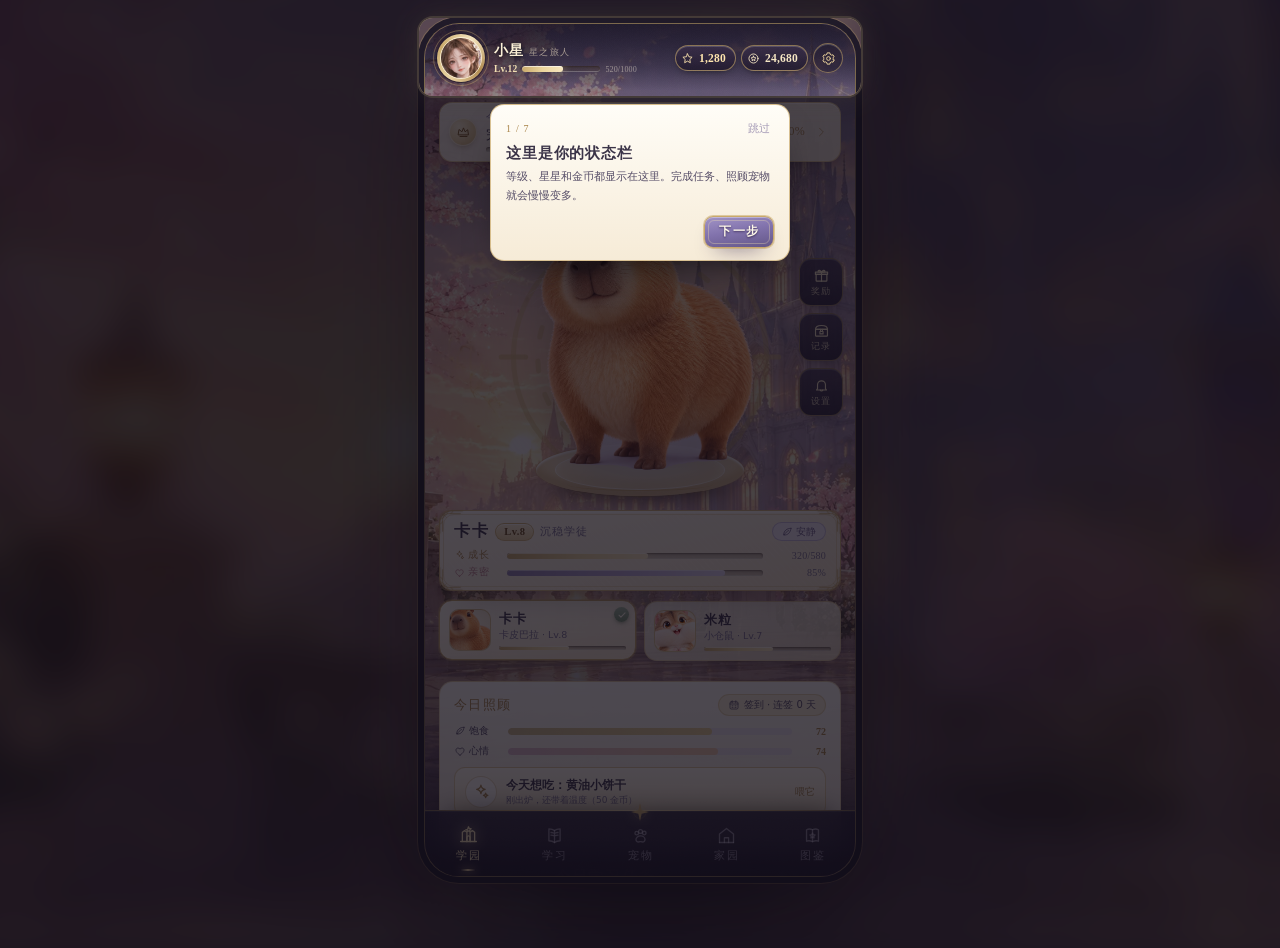
<file: index.html>
<!DOCTYPE html>
<html lang="zh-CN">
<head>
  <meta charset="UTF-8" />
  <meta name="viewport" content="width=device-width, initial-scale=1, viewport-fit=cover" />
  <meta name="theme-color" content="#1A1624" />
  <meta name="description" content="星伴学园 · 典雅奇幻宠物养成学园，和卡皮巴拉、小仓鼠一起探索世界。" />
  <title>星伴学园 · Star Buddy Academy</title>
  <link rel="icon" type="image/svg+xml" href="assets/favicon.svg" />
  <link rel="apple-touch-icon" href="assets/favicon.svg" />
  <link rel="manifest" href="manifest.webmanifest" />
  <meta name="mobile-web-app-capable" content="yes" />
  <meta name="apple-mobile-web-app-capable" content="yes" />
  <meta name="apple-mobile-web-app-status-bar-style" content="black-translucent" />
  <meta name="apple-mobile-web-app-title" content="星伴学园" />
  <link rel="apple-touch-icon" sizes="180x180" href="assets/icons/apple-touch-icon.png" />

  <link rel="preload" as="image" href="assets/backgrounds/academy-dusk.webp" />
  <link rel="preload" as="image" href="assets/pets/capybara/idle.webp" />
  <link rel="preload" as="image" href="assets/pets/hamster/idle.webp" />

  <link rel="stylesheet" href="styles/tokens.css?v=5" />
  <link rel="stylesheet" href="styles/base.css?v=5" />
  <link rel="stylesheet" href="styles/components.css?v=5" />
  <link rel="stylesheet" href="styles/home.css?v=5" />
  <link rel="stylesheet" href="styles/pet.css?v=5" />
  <link rel="stylesheet" href="styles/pages.css?v=5" />
  <link rel="stylesheet" href="styles/modal.css?v=5" />
  <link rel="stylesheet" href="styles/wardrobe.css?v=5" />
  <link rel="stylesheet" href="styles/garden.css?v=5" />
  <link rel="stylesheet" href="styles/extras.css?v=5" />
  <link rel="stylesheet" href="styles/responsive.css?v=5" />
  <link rel="stylesheet" href="styles/polish.css?v=6" />

  <script src="js/vendor/vue.global.prod.js?v=5"></script>
  <script src="js/icons.js?v=5"></script>
  <script src="js/ornaments.js?v=5"></script>
  <script src="js/profiles.js?v=7"></script>
  <script src="js/assets.js?v=5"></script>
  <script src="js/pets.js?v=5"></script>
  <script src="js/data/voice.js?v=10"></script>
  <script src="js/data/anchors.js?v=13"></script>
  <script src="js/data/catalog.js?v=5"></script>
  <script src="js/store.js?v=5"></script>
  <script src="js/data/wardrobe.js?v=5"></script>
  <script src="js/data/world.js?v=5"></script>
  <script src="js/store-world.js?v=5"></script>
  <script src="js/store-parent.js?v=5"></script>
  <script src="js/store-reset.js?v=7"></script>
  <script src="js/store-retention.js?v=9"></script>
  <script src="js/store-backup.js?v=12"></script>
  <script src="js/store-encounter.js?v=9"></script>
</head>
<body>
  <div id="boot-error" style="display:none;position:fixed;inset:0;z-index:99999;background:#FFFDF7;color:#2B2233;padding:18px;font:13px/1.6 -apple-system,'Microsoft YaHei',sans-serif;overflow:auto;">
    <h2 style="font-size:16px;margin:0 0 8px;">星伴学园启动失败</h2>
    <p style="margin:0 0 10px;color:#8A6D3B;">请把这个画面截图发给开发者。</p>
    <pre id="boot-error-text" style="white-space:pre-wrap;word-break:break-all;background:#F4ECDC;border:1px solid #D9C79C;border-radius:8px;padding:10px;font-size:11px;margin:0 0 12px;"></pre>
    <button onclick="location.reload()" style="padding:10px 18px;border-radius:8px;border:1px solid #D9C79C;background:#F8EAC6;font-size:14px;">重新加载</button>
  </div>
  <script>
    window.__xbErr = (function () {
      var shown = false;
      return function (msg) {
        var box = document.getElementById('boot-error');
        var txt = document.getElementById('boot-error-text');
        if (!box || !txt) return;
        txt.textContent =
          '构建：2026-11-05-diagnostic\n' +
          'UA：' + navigator.userAgent + '\n' +
          'hint：' + msg;
        box.style.display = 'block';
        shown = true;
      };
    })();
    window.addEventListener('error', function (e) {
      var where = (e.filename || '') + ':' + (e.lineno || '');
      window.__xbErr((e.error && (e.error.stack || e.error.message)) || (e.message + ' @' + where));
    });
    window.addEventListener('unhandledrejection', function (e) {
      var r = e.reason;
      window.__xbErr('Promise 错误：' + ((r && (r.stack || r.message)) || r));
    });
    setTimeout(function () {
      var app = document.getElementById('app');
      if (app && app.querySelector('.boot')) {
        window.__xbErr('页面已加载，但 Vue 没有启动（可能是旧版 WebView 不支持某些语法）。');
      }
    }, 5000);
  </script>
  <div id="app">
    <div class="boot">
      <div class="boot__orb"></div>
      <p class="boot__text">星伴学园正在点亮灯火…</p>
    </div>
  </div>

  <noscript>
    <p style="padding:24px;font-family:sans-serif;">星伴学园需要启用 JavaScript 才能进入。</p>
  </noscript>

  <script src="js/audio.js?v=6"></script>
  <script src="js/fx.js?v=6"></script>
  <script src="js/components/ui.js?v=5"></script>
  <script src="js/components/pet-actor.js?v=5"></script>
  <script src="js/components/quest-card.js?v=5"></script>
  <script src="js/components/study-timer.js?v=5"></script>
  <script src="js/components/wardrobe.js?v=5"></script>
  <script src="js/components/parent-ui.js?v=5"></script>
  <script src="js/components/onboarding.js?v=8"></script>
  <script src="js/components/care-sheet.js?v=9"></script>
  <script src="js/components/pet-game.js?v=11"></script>
  <script src="js/components/encounter.js?v=9"></script>
  <script src="js/components/modals.js?v=5"></script>
  <script src="js/views/home.js?v=5"></script>
  <script src="js/views/study.js?v=5"></script>
  <script src="js/views/pet.js?v=5"></script>
  <script src="js/views/collection.js?v=5"></script>
  <script src="js/views/garden.js?v=5"></script>
  <script src="js/views/explore.js?v=5"></script>
  <script src="js/views/diary.js?v=5"></script>
  <script src="js/views/parent.js?v=5"></script>
  <script src="js/app.js?v=5"></script>
  <script>
    if ('serviceWorker' in navigator) {
      window.addEventListener('load', function () {
        navigator.serviceWorker.register('sw.js').catch(function () {});
      });
    }
  </script>
</body>
</html>
</file>
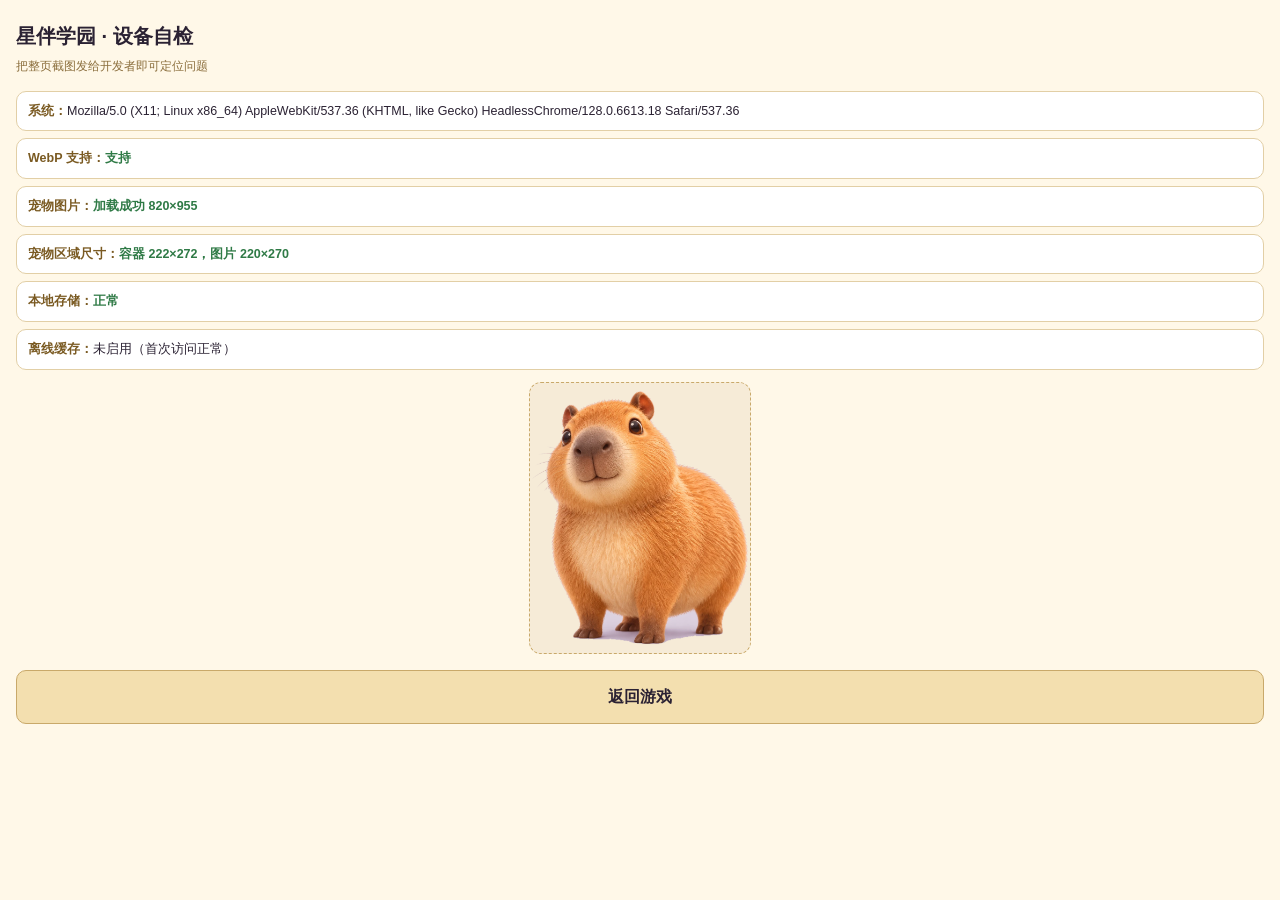
<file: check.html>
<!DOCTYPE html>
<html lang="zh-CN">
<head>
<meta charset="UTF-8" />
<meta name="viewport" content="width=device-width, initial-scale=1, viewport-fit=cover" />
<title>星伴学园 · 设备自检</title>
<style>
  html,body{margin:0;padding:0;background:#FFF8E8;color:#2B2233;font:15px/1.65 "Microsoft YaHei",sans-serif;}
  .wrap{padding:20px 16px 40px;}
  h1{font-size:20px;margin:0 0 4px;}
  .sub{color:#8A6D3B;font-size:12px;margin:0 0 14px;}
  .row{background:#fff;border:1px solid #E2CFA6;border-radius:10px;padding:9px 11px;margin-bottom:7px;font-size:12.5px;word-break:break-all;}
  .row b{color:#7A5A22;}
  .ok{color:#2F7A46;font-weight:bold;}
  .bad{color:#B4574D;font-weight:bold;}
  .petbox{width:220px;height:270px;margin:12px auto;border:1px dashed #C9A96A;border-radius:12px;background:#F6EBD7;position:relative;overflow:hidden;}
  .petimg{position:absolute;left:0;top:0;width:100%;height:100%;object-fit:contain;}
  a.btn{display:block;text-align:center;background:#F3DFAF;border:1px solid #C9A96A;border-radius:10px;padding:13px;margin-top:16px;color:#2B2233;text-decoration:none;font-size:16px;font-weight:bold;}
</style>
</head>
<body>
<div class="wrap">
  <h1>星伴学园 · 设备自检</h1>
  <p class="sub">把整页截图发给开发者即可定位问题</p>

  <div class="row"><b>系统：</b><span id="ua">-</span></div>
  <div class="row"><b>WebP 支持：</b><span id="webp">检测中…</span></div>
  <div class="row"><b>宠物图片：</b><span id="img1">检测中…</span></div>
  <div class="row"><b>宠物区域尺寸：</b><span id="box">检测中…</span></div>
  <div class="row"><b>本地存储：</b><span id="ls">检测中…</span></div>
  <div class="row"><b>离线缓存：</b><span id="sw">检测中…</span></div>

  <div class="petbox" id="petbox">
    <img class="petimg" id="petimg" src="assets/pets/capybara/idle.webp" alt="测试宠物" />
  </div>

  <a class="btn" href="./index.html">返回游戏</a>
</div>

<script>
(function () {
  function set(id, text, cls) {
    var el = document.getElementById(id);
    if (!el) return;
    el.innerHTML = text;
    if (cls) el.className = cls;
  }
  var ua = navigator.userAgent;
  set('ua', ua);

  var m = ua.match(/OS (\d+)[._](\d+)/);
  var ios = m ? ('iOS ' + m[1] + '.' + m[2]) : '';

  var webpOk = false;
  try {
    var c = document.createElement('canvas');
    webpOk = c.toDataURL('image/webp').indexOf('data:image/webp') === 0;
  } catch (e) {}
  set('webp', (webpOk ? '支持' : '不支持（这就是宠物不显示的原因）') + (ios ? ' · ' + ios : ''), webpOk ? 'ok' : 'bad');

  var img = document.getElementById('petimg');
  function onLoad() {
    set('img1', '加载成功 ' + img.naturalWidth + '×' + img.naturalHeight, 'ok');
    var r = img.getBoundingClientRect();
    var box = document.getElementById('petbox').getBoundingClientRect();
    set('box', '容器 ' + Math.round(box.width) + '×' + Math.round(box.height) +
      '，图片 ' + Math.round(r.width) + '×' + Math.round(r.height), r.width > 10 ? 'ok' : 'bad');
  }
  img.addEventListener('load', onLoad);
  img.addEventListener('error', function () {
    set('img1', '加载失败（图片格式或路径问题）', 'bad');
  });
  if (img.complete && img.naturalWidth) setTimeout(onLoad, 100);

  try {
    localStorage.setItem('__t', '1');
    set('ls', localStorage.getItem('__t') === '1' ? '正常' : '异常', 'ok');
    localStorage.removeItem('__t');
  } catch (e) {
    set('ls', '不可用：' + e.message, 'bad');
  }

  if ('serviceWorker' in navigator) {
    navigator.serviceWorker.getRegistration().then(function (r) {
      set('sw', r ? (r.active ? '已启用' : '安装中') : '未启用（首次访问正常）', r && r.active ? 'ok' : '');
    }).catch(function () { set('sw', '不可用'); });
  } else {
    set('sw', '浏览器不支持', 'bad');
  }
})();
</script>
</body>
</html>
</file>
<file: styles/tokens.css>
/* ==========================================================================
   星伴学园 · 设计令牌 v2 · 典雅奇幻手游
   ivory / parchment / champagne gold / dusty lavender / mist blue / sage
   ========================================================================== */

:root {
  color-scheme: light;

  /* 象牙白 · 羊皮纸 */
  --ivory-0: #FFFCF6;
  --ivory-1: #FBF5E9;
  --ivory-2: #F5EBD9;
  --ivory-3: #EBDDC4;
  --parch-0: #F9F1E1;
  --parch-1: #F0E2C8;
  --parch-2: #E4D2B2;

  /* 香槟金 / 古铜金 */
  --gold-0: #F7EACA;
  --gold-1: #E3CA96;
  --gold-2: #C9A96A;
  --gold-3: #A9854A;
  --gold-4: #7C5E34;

  /* 灰调薰衣草紫 */
  --lav-0: #F0EBF9;
  --lav-1: #DED4EF;
  --lav-2: #B9A9D5;
  --lav-3: #8E7FAF;
  --lav-4: #6A5C88;
  --lav-5: #4A3F63;

  /* 雾霭蓝 */
  --blue-1: #CBDCEC;
  --blue-2: #93B2CD;
  --blue-3: #5F80A4;

  /* 鼠尾草绿 */
  --sage-1: #D6E2D3;
  --sage-2: #A8BFA5;
  --sage-3: #779171;

  /* 玫瑰粉 */
  --rose-1: #F2DADE;
  --rose-2: #DBABB4;
  --rose-3: #B87B86;

  /* 墨色 */
  --ink-1: #3B3448;
  --ink-2: #574E68;
  --ink-3: #7A7190;
  --ink-4: #A79DB8;
  --ink-5: #C9C1D6;
  --ink-6: #E4DFEC;

  --night-0: #241E31;
  --night-1: #1A1624;

  /* 语义色 */
  --text-strong: var(--ink-1);
  --text: var(--ink-2);
  --text-soft: var(--ink-3);
  --text-gold: var(--gold-3);

  /* 渐变 */
  --grad-parch: linear-gradient(168deg, #FDF8ED 0%, #F7EDDB 48%, #EFE0C6 100%);
  --grad-parch-deep: linear-gradient(168deg, #F6EAD4 0%, #EEDFC3 55%, #E3D0AE 100%);
  --grad-gold: linear-gradient(135deg, #F8ECCB 0%, #E3CA96 34%, #C9A96A 58%, #F2DFB2 100%);
  --grad-gold-line: linear-gradient(90deg, rgba(201, 169, 106, 0) 0%, #C9A96A 22%, #E8D5A6 50%, #C9A96A 78%, rgba(201, 169, 106, 0) 100%);
  --grad-lav: linear-gradient(163deg, #A99BCC 0%, #8375AC 46%, #5F527F 100%);
  --grad-night: linear-gradient(180deg, rgba(36, 30, 49, 0.92), rgba(26, 22, 36, 0.96));
  --grad-glass: linear-gradient(180deg, rgba(253, 248, 237, 0.94) 0%, rgba(246, 235, 214, 0.82) 100%);
  --grad-glass-dark: linear-gradient(180deg, rgba(58, 48, 74, 0.82) 0%, rgba(38, 31, 51, 0.9) 100%);

  /* 描边 */
  --line-gold: rgba(201, 169, 106, 0.85);
  --line-gold-soft: rgba(201, 169, 106, 0.45);
  --line-gold-faint: rgba(201, 169, 106, 0.22);
  --line-light: rgba(255, 255, 255, 0.7);

  /* 阴影 */
  --shadow-panel: 0 18px 36px -22px rgba(43, 31, 20, 0.55), 0 2px 0 rgba(255, 255, 255, 0.5) inset;
  --shadow-float: 0 26px 50px -26px rgba(30, 22, 18, 0.65);
  --shadow-soft: 0 8px 18px -12px rgba(43, 31, 20, 0.45);
  --shadow-gold: 0 0 18px -4px rgba(201, 169, 106, 0.55);
  --shadow-modal: 0 40px 90px -40px rgba(10, 8, 14, 0.9);
  --shadow-pet: drop-shadow(0 18px 22px rgba(53, 38, 28, 0.32));

  /* 圆角 */
  --r-xs: 6px;
  --r-sm: 10px;
  --r-md: 14px;
  --r-lg: 18px;
  --r-xl: 24px;
  --r-pill: 999px;

  /* 动效 */
  --ease-out: cubic-bezier(0.22, 0.88, 0.3, 1);
  --ease-spring: cubic-bezier(0.34, 1.4, 0.64, 1);
  --ease-soft: cubic-bezier(0.4, 0, 0.2, 1);

  /* 字体 */
  --font-title: "Noto Serif SC", "Source Han Serif SC", "Songti SC", "STSong", "SimSun", serif;
  --font-body: "PingFang SC", "HarmonyOS Sans SC", "MiSans", "Source Han Sans SC", "Noto Sans SC",
    "Microsoft YaHei", system-ui, -apple-system, sans-serif;
  --font-num: "Optima", "Palatino Linotype", "Georgia", var(--font-title);

  /* 布局 */
  --frame-max: 430px;
  --nav-h: 66px;
  --safe-top: env(safe-area-inset-top, 0px);
  --safe-bottom: env(safe-area-inset-bottom, 0px);

  /* 状态 / 分类色 */
  --tint-rose: #C88A93;
  --tint-blue: #6E8FB3;
  --tint-lavender: #8A78B8;
  --tint-sage: #79936F;
  --tint-mint: #6FA98F;
  --tint-gold: #B08644;
  --tint-violet: #8C6FB8;
}
</file>
<file: styles/base.css>
/* ==========================================================================
   星伴学园 · 基础层 v2
   ========================================================================== */

*,
*::before,
*::after {
  box-sizing: border-box;
}

html,
body {
  margin: 0;
  padding: 0;
  min-height: 100%;
}

html {
  -webkit-text-size-adjust: 100%;
  text-size-adjust: 100%;
}

body {
  font-family: var(--font-body);
  color: var(--text);
  background: #171320;
  min-height: 100dvh;
  -webkit-font-smoothing: antialiased;
  -moz-osx-font-smoothing: grayscale;
  overscroll-behavior: none;
}

/* 桌面：环境背景 */
body::before {
  content: "";
  position: fixed;
  inset: -40px;
  background:
    radial-gradient(120% 90% at 50% 0%, rgba(90, 72, 120, 0.5), transparent 60%),
    radial-gradient(90% 70% at 50% 100%, rgba(58, 44, 80, 0.7), transparent 66%),
    url("../assets/backgrounds/academy-dusk.webp") center / cover no-repeat;
  filter: blur(16px) saturate(1.15) brightness(0.52);
  transform: scale(1.06);
  z-index: 0;
}

#app {
  position: relative;
  z-index: 1;
  min-height: 100dvh;
}

body.parent-mode #app {
  width: 100%;
}

button {
  font: inherit;
  color: inherit;
  border: 0;
  margin: 0;
  padding: 0;
  background: none;
  cursor: pointer;
  -webkit-tap-highlight-color: transparent;
  touch-action: manipulation;
}

img {
  display: block;
  max-width: 100%;
  -webkit-user-drag: none;
  user-select: none;
}

svg {
  display: block;
  flex-shrink: 0;
}

p,
h1,
h2,
h3,
h4 {
  margin: 0;
}

ul,
ol {
  margin: 0;
  padding: 0;
  list-style: none;
}

:focus-visible {
  outline: 2px solid var(--lav-2);
  outline-offset: 3px;
  border-radius: 6px;
}

.sr-only {
  position: absolute;
  width: 1px;
  height: 1px;
  padding: 0;
  margin: -1px;
  overflow: hidden;
  clip: rect(0, 0, 0, 0);
  white-space: nowrap;
  border: 0;
}

/* ============================ 手游容器 ============================ */

.app-frame {
  position: relative;
  width: 100%;
  max-width: var(--frame-max);
  height: 100dvh;
  margin: 0 auto;
  overflow: hidden;
  background: var(--night-0);
  isolation: isolate;
}

@media (min-width: 900px) {
  body {
    display: flex;
    align-items: center;
    justify-content: center;
    padding: 24px;
  }

  #app {
    width: 430px;
    max-width: 100%;
  }

  .app-frame {
    width: 430px;
    max-width: 100%;
    height: min(920px, calc(100dvh - 48px));
    border-radius: 34px;
    box-shadow:
      0 0 0 1px rgba(201, 169, 106, 0.55),
      0 0 0 7px rgba(28, 23, 38, 0.95),
      0 0 0 8px rgba(201, 169, 106, 0.28),
      0 60px 120px -50px rgba(0, 0, 0, 0.9),
      0 0 120px -20px rgba(140, 110, 90, 0.35);
  }
}

/* ============================ 场景层 ============================ */

.scene {
  position: absolute;
  inset: 0;
  z-index: 0;
  overflow: hidden;
  pointer-events: none;
}

.scene__bg {
  position: absolute;
  inset: 0;
  width: 100%;
  height: 100%;
  object-fit: cover;
  object-position: 52% 42%;
  transform: scale(1.04);
  filter: saturate(0.98) brightness(1.02);
}

.scene__veil {
  position: absolute;
  inset: 0;
  background:
    linear-gradient(180deg, rgba(30, 24, 44, 0.72) 0%, rgba(30, 24, 44, 0.28) 12%, rgba(30, 24, 44, 0) 26%),
    linear-gradient(0deg, rgba(26, 20, 36, 0.88) 0%, rgba(26, 20, 36, 0.35) 16%, rgba(26, 20, 36, 0) 38%),
    radial-gradient(120% 80% at 50% 46%, rgba(255, 244, 220, 0.06) 0%, rgba(24, 18, 34, 0.32) 100%);
}

.scene__glow {
  position: absolute;
  left: 50%;
  top: 38%;
  width: min(130vw, 560px);
  height: min(130vw, 560px);
  transform: translate(-50%, -50%);
  background: radial-gradient(circle at 50% 50%, rgba(255, 236, 200, 0.22) 0%, rgba(255, 236, 200, 0) 62%);
  filter: blur(4px);
}

.scene__dust {
  position: absolute;
  inset: 0;
}

.dust {
  position: absolute;
  width: var(--s, 3px);
  height: var(--s, 3px);
  border-radius: 50%;
  background: #ffeccb;
  box-shadow: 0 0 8px 2px rgba(255, 226, 170, 0.8);
  opacity: 0;
  animation: dust-float var(--dur, 14s) linear infinite;
  animation-delay: var(--delay, 0s);
}

@keyframes dust-float {
  0% {
    transform: translate3d(0, 16px, 0) scale(0.6);
    opacity: 0;
  }
  18% {
    opacity: 0.85;
  }
  70% {
    opacity: 0.4;
  }
  100% {
    transform: translate3d(var(--drift, 14px), -110px, 0) scale(1.1);
    opacity: 0;
  }
}

/* 纸感颗粒 */
.grain {
  position: absolute;
  inset: 0;
  z-index: 60;
  pointer-events: none;
  opacity: 0.22;
  mix-blend-mode: soft-light;
  background-image: url("data:image/svg+xml;utf8,<svg xmlns='http://www.w3.org/2000/svg' width='160' height='160'><filter id='n'><feTurbulence type='fractalNoise' baseFrequency='0.9' numOctaves='2' stitchTiles='stitch'/><feColorMatrix type='saturate' values='0'/></filter><rect width='100%25' height='100%25' filter='url(%23n)' opacity='0.5'/></svg>");
}

/* ============================ 顶部状态栏 ============================ */

.hud {
  position: absolute;
  top: 0;
  left: 0;
  right: 0;
  z-index: 30;
  padding: calc(8px + var(--safe-top)) 12px 8px;
  display: flex;
  align-items: center;
  gap: 9px;
  background: linear-gradient(180deg, rgba(24, 19, 34, 0.74) 0%, rgba(24, 19, 34, 0.36) 62%, rgba(24, 19, 34, 0) 100%);
}

.hud__id {
  flex: 1;
  min-width: 0;
  display: flex;
  flex-direction: column;
  gap: 4px;
}

.hud__top {
  display: flex;
  align-items: baseline;
  gap: 5px;
  min-width: 0;
}

.hud__name {
  font-family: var(--font-title);
  font-size: 14px;
  font-weight: 700;
  letter-spacing: 0.08em;
  color: #FBF0D6;
  text-shadow: 0 1px 4px rgba(0, 0, 0, 0.75);
  white-space: nowrap;
}

.hud__title {
  font-size: 8.5px;
  letter-spacing: 0.14em;
  color: rgba(246, 230, 200, 0.6);
  white-space: nowrap;
  overflow: hidden;
  text-overflow: ellipsis;
}

.hud__lv-row {
  display: flex;
  align-items: center;
  gap: 5px;
  min-width: 0;
}

.hud__lv {
  font-family: var(--font-num);
  font-size: 9.5px;
  font-weight: 600;
  letter-spacing: 0.02em;
  color: #F2DFB2;
  white-space: nowrap;
}

.hud__bar {
  flex: 1;
  max-width: 78px;
}

.hud__exp {
  font-size: 8px;
  color: rgba(246, 236, 216, 0.5);
  white-space: nowrap;
}

.hud__pills {
  display: flex;
  align-items: center;
  gap: 5px;
  flex-shrink: 0;
}

.hud__pills .pill {
  height: 26px;
  padding: 0 9px 0 5px;
  font-size: 11.5px;
}

.hud__pills .pill svg {
  width: 13px;
  height: 13px;
}

.hud__pills .icon-btn {
  width: 30px;
  height: 30px;
}

.hud__pills .icon-btn svg {
  width: 15px;
  height: 15px;
}

/* ============================ 滚动内容 ============================ */

.app-scroll {
  position: absolute;
  inset: calc(70px + var(--safe-top)) 0 0;
  overflow-y: auto;
  overflow-x: hidden;
  -webkit-overflow-scrolling: touch;
  scrollbar-width: thin;
  scrollbar-color: rgba(201, 169, 106, 0.45) transparent;
}

.app-scroll::-webkit-scrollbar {
  width: 4px;
}

.app-scroll::-webkit-scrollbar-thumb {
  background: rgba(201, 169, 106, 0.4);
  border-radius: 4px;
}

.page {
  padding: 4px 12px calc(var(--nav-h) + 28px + var(--safe-bottom));
  display: flex;
  flex-direction: column;
  gap: 10px;
  animation: page-in 0.42s var(--ease-out) both;
}

@keyframes page-in {
  from {
    opacity: 0;
    transform: translateY(10px);
  }
  to {
    opacity: 1;
    transform: translateY(0);
  }
}

/* ============================ 启动占位 ============================ */

.boot {
  min-height: 100dvh;
  display: flex;
  flex-direction: column;
  align-items: center;
  justify-content: center;
  gap: 16px;
  background: #1a1624;
  color: rgba(246, 236, 216, 0.68);
  font-size: 12.5px;
  letter-spacing: 0.14em;
}

.boot__orb {
  width: 54px;
  height: 54px;
  border-radius: 50%;
  background: radial-gradient(circle at 34% 30%, #fff, #e3ca96 46%, #8e7faf 100%);
  box-shadow: 0 0 0 10px rgba(201, 169, 106, 0.12), 0 18px 40px -16px rgba(0, 0, 0, 0.85);
  animation: glow-pulse 2.4s var(--ease-soft) infinite;
}

/* ============================ 字体层级 ============================ */

.t-title {
  font-family: var(--font-title);
  font-size: 19px;
  font-weight: 700;
  letter-spacing: 0.12em;
  color: var(--ink-1);
}

.t-panel-title {
  font-family: var(--font-title);
  font-size: 15px;
  font-weight: 700;
  letter-spacing: 0.1em;
  color: var(--ink-1);
}

.t-label {
  font-size: 11px;
  letter-spacing: 0.14em;
  color: var(--ink-3);
}

.t-num {
  font-family: var(--font-num);
  font-variant-numeric: tabular-nums;
  letter-spacing: 0.02em;
}

.t-soft {
  color: var(--text-soft);
}

.t-gold {
  color: var(--gold-3);
}

/* ============================ 通用动效 ============================ */

@keyframes fade-up {
  from {
    opacity: 0;
    transform: translateY(12px);
  }
  to {
    opacity: 1;
    transform: translateY(0);
  }
}

@keyframes fade-in {
  from {
    opacity: 0;
  }
  to {
    opacity: 1;
  }
}

@keyframes pop-in {
  0% {
    opacity: 0;
    transform: scale(0.88);
  }
  100% {
    opacity: 1;
    transform: scale(1);
  }
}

@keyframes twinkle {
  0%,
  100% {
    opacity: 0.18;
    transform: scale(0.7);
  }
  50% {
    opacity: 1;
    transform: scale(1.08);
  }
}

@keyframes shimmer {
  0% {
    transform: translateX(-140%);
  }
  100% {
    transform: translateX(220%);
  }
}

@keyframes spin-slow {
  to {
    transform: rotate(360deg);
  }
}

@keyframes glow-pulse {
  0%,
  100% {
    opacity: 0.55;
    transform: scale(0.96);
  }
  50% {
    opacity: 0.95;
    transform: scale(1.04);
  }
}

@keyframes float-y {
  0%,
  100% {
    transform: translateY(0);
  }
  50% {
    transform: translateY(-6px);
  }
}

.orn {
  color: var(--gold-2);
  pointer-events: none;
}

@media (prefers-reduced-motion: reduce) {
  *,
  *::before,
  *::after {
    animation-duration: 0.001ms !important;
    animation-iteration-count: 1 !important;
    transition-duration: 0.001ms !important;
  }
}
</file>
<file: styles/components.css>
/* ==========================================================================
   星伴学园 · 组件库 v2（面板 / 按钮 / 弹窗 / 导航 / 进度 / 表单）
   ========================================================================== */

/* ============================ 面板 ============================ */

.panel {
  position: relative;
  border-radius: var(--r-md);
  background: var(--grad-parch);
  border: 1px solid var(--line-gold);
  box-shadow: var(--shadow-panel);
  isolation: isolate;
}

.panel::before {
  content: "";
  position: absolute;
  inset: 3px;
  border: 1px solid rgba(201, 169, 106, 0.32);
  border-radius: 11px;
  pointer-events: none;
  z-index: 1;
}

.panel::after {
  content: "";
  position: absolute;
  inset: 0;
  border-radius: inherit;
  pointer-events: none;
  background-image: repeating-linear-gradient(
    48deg,
    rgba(255, 255, 255, 0.55) 0 1px,
    rgba(255, 255, 255, 0) 1px 5px
  );
  opacity: 0.16;
  z-index: 0;
}

.panel > * {
  position: relative;
  z-index: 2;
}

.panel__corner {
  position: absolute;
  width: 24px;
  height: 24px;
  color: var(--gold-2);
  z-index: 3;
  pointer-events: none;
  filter: drop-shadow(0 0 1px rgba(120, 90, 40, 0.35));
}

.panel__corner .orn,
.modal__corner .orn {
  width: 100%;
  height: 100%;
}

.panel__corner--tl {
  left: -1px;
  top: -1px;
}

.panel__corner--tr {
  right: -1px;
  top: -1px;
  transform: rotate(90deg);
}

.panel__corner--br {
  right: -1px;
  bottom: -1px;
  transform: rotate(180deg);
}

.panel__corner--bl {
  left: -1px;
  bottom: -1px;
  transform: rotate(270deg);
}

.panel__body {
  position: relative;
  z-index: 2;
  padding: 12px 14px;
}

/* 深色玻璃面板（HUD / 导航） */
.panel--night {
  background: var(--grad-glass-dark);
  border-color: rgba(201, 169, 106, 0.6);
  box-shadow: 0 12px 26px -18px rgba(0, 0, 0, 0.9), inset 0 1px 0 rgba(255, 255, 255, 0.22);
  -webkit-backdrop-filter: blur(12px) saturate(1.1);
  backdrop-filter: blur(12px) saturate(1.1);
}

.panel--night::before {
  border-color: rgba(201, 169, 106, 0.35);
}

.panel--night::after {
  opacity: 0.05;
}

/* 稀有 / 奖励面板 */
.panel--rare {
  background: linear-gradient(168deg, #FFF7E4 0%, #F6E5C1 48%, #EDD5A6 100%);
  border-color: var(--gold-2);
  box-shadow: 0 0 0 1px rgba(201, 169, 106, 0.35), 0 18px 34px -22px rgba(60, 40, 20, 0.7),
    0 0 26px -10px rgba(226, 196, 138, 0.85);
}

/* 轻量信息卡 */
.card {
  position: relative;
  border-radius: var(--r-md);
  background: linear-gradient(180deg, rgba(255, 252, 244, 0.92), rgba(248, 239, 223, 0.86));
  border: 1px solid rgba(201, 169, 106, 0.5);
  box-shadow: var(--shadow-soft);
  overflow: hidden;
}

.card::before {
  content: "";
  position: absolute;
  inset: 2px;
  border: 1px solid rgba(201, 169, 106, 0.18);
  border-radius: 11px;
  pointer-events: none;
}

/* ============================ 标题 / 分隔 ============================ */

.sec-head {
  display: flex;
  align-items: center;
  gap: 8px;
  padding: 2px 2px 0;
}

.sec-head__line {
  flex: 1;
  height: 1px;
  background: var(--grad-gold-line);
  opacity: 0.8;
}

.sec-head__title {
  display: flex;
  align-items: center;
  gap: 6px;
  font-family: var(--font-title);
  font-size: 15px;
  font-weight: 700;
  letter-spacing: 0.12em;
  color: var(--gold-0);
  text-shadow: 0 1px 2px rgba(20, 14, 10, 0.8), 0 0 12px rgba(226, 196, 138, 0.35);
}

.sec-head__more {
  display: flex;
  align-items: center;
  gap: 2px;
  font-size: 11px;
  letter-spacing: 0.08em;
  color: var(--gold-1);
  opacity: 0.9;
}

/* 面板内的标题改用深金，避免奶白在浅底上看不清 */
.panel .sec-head__title {
  color: var(--gold-3);
  text-shadow: 0 1px 0 rgba(255, 255, 255, 0.7);
}

.panel .sec-head__more {
  color: var(--gold-3);
  opacity: 0.85;
}

.panel .sec-head__line {
  opacity: 0.42;
}

.divider {
  display: flex;
  align-items: center;
  gap: 8px;
  color: var(--gold-2);
  opacity: 0.75;
}

.divider svg {
  width: 100%;
  height: 10px;
}

/* ============================ 按钮 ============================ */

.btn {
  position: relative;
  display: inline-flex;
  align-items: center;
  justify-content: center;
  gap: 6px;
  height: 42px;
  padding: 0 20px;
  border-radius: 11px;
  font-family: var(--font-title);
  font-size: 13.5px;
  font-weight: 700;
  letter-spacing: 0.1em;
  color: var(--gold-3);
  background: linear-gradient(180deg, #FCF6E9 0%, #F1E4CB 52%, #E7D5B4 100%);
  border: 1px solid var(--line-gold);
  box-shadow: inset 0 1px 0 rgba(255, 255, 255, 0.9), 0 6px 14px -10px rgba(60, 40, 20, 0.7);
  transition: transform 0.22s var(--ease-spring), box-shadow 0.22s, filter 0.2s;
  white-space: nowrap;
}

.btn::after {
  content: "";
  position: absolute;
  inset: 3px;
  border-radius: 8px;
  border: 1px solid rgba(201, 169, 106, 0.32);
  pointer-events: none;
}

.btn:active {
  transform: translateY(1px) scale(0.985);
}

.btn:disabled {
  opacity: 0.55;
  cursor: default;
}

.btn--primary {
  color: #FFF9EA;
  background: linear-gradient(170deg, #A294C6 0%, #8273AD 46%, #635687 100%);
  border-color: #C9A96A;
  box-shadow:
    inset 0 1px 0 rgba(255, 255, 255, 0.35),
    0 0 0 1px rgba(201, 169, 106, 0.55),
    0 10px 20px -12px rgba(50, 34, 80, 0.95);
  text-shadow: 0 1px 2px rgba(40, 26, 60, 0.7);
}

.btn--primary::after {
  border-color: rgba(240, 222, 176, 0.35);
}

.btn--gold {
  color: #5A4020;
  background: linear-gradient(180deg, #F9EBC8 0%, #E9CF98 50%, #D5B274 100%);
  border-color: #B99356;
  text-shadow: 0 1px 0 rgba(255, 255, 255, 0.5);
}

.btn--ghost {
  background: rgba(255, 252, 245, 0.28);
  color: var(--gold-0);
  border-color: rgba(201, 169, 106, 0.6);
  box-shadow: inset 0 1px 0 rgba(255, 255, 255, 0.2);
}

.btn--sm {
  height: 32px;
  padding: 0 14px;
  font-size: 12px;
  border-radius: 9px;
}

.btn--sm::after {
  border-radius: 6px;
}

.btn--block {
  width: 100%;
}

.btn__icon {
  display: grid;
  place-items: center;
  width: 16px;
  height: 16px;
}

.btn:not(:disabled):hover {
  filter: brightness(1.03);
}

.icon-btn {
  display: grid;
  place-items: center;
  width: 34px;
  height: 34px;
  border-radius: 50%;
  color: var(--gold-1);
  background: rgba(30, 24, 42, 0.45);
  border: 1px solid rgba(201, 169, 106, 0.55);
  box-shadow: inset 0 1px 0 rgba(255, 255, 255, 0.18);
  transition: transform 0.2s var(--ease-spring), background 0.2s;
}

.icon-btn:active {
  transform: scale(0.92);
}

.icon-btn svg {
  width: 17px;
  height: 17px;
}

/* ============================ 资源胶囊 ============================ */

.pill {
  display: inline-flex;
  align-items: center;
  gap: 5px;
  height: 28px;
  padding: 0 10px 0 6px;
  border-radius: var(--r-pill);
  font-family: var(--font-num);
  font-size: 12.5px;
  font-weight: 700;
  color: #F6E7C4;
  background: linear-gradient(180deg, rgba(56, 45, 72, 0.9), rgba(34, 27, 46, 0.94));
  border: 1px solid rgba(201, 169, 106, 0.62);
  box-shadow: inset 0 1px 0 rgba(255, 255, 255, 0.16), 0 3px 8px -5px rgba(0, 0, 0, 0.9);
  letter-spacing: 0.02em;
}

.pill svg {
  width: 15px;
  height: 15px;
}

.pill--sun {
  color: #FFE6AE;
}

.pill--moon {
  color: #EFE2FF;
}

/* ============================ 进度条 ============================ */

.bar {
  position: relative;
  height: 9px;
  border-radius: var(--r-pill);
  background: linear-gradient(180deg, rgba(70, 55, 40, 0.35), rgba(70, 55, 40, 0.22));
  box-shadow: inset 0 1px 2px rgba(30, 20, 10, 0.45), inset 0 -1px 0 rgba(255, 255, 255, 0.25);
  overflow: hidden;
}

.bar__fill {
  position: relative;
  height: 100%;
  width: var(--p, 0%);
  border-radius: var(--r-pill);
  background: linear-gradient(90deg, #C9A96A 0%, #EBD49C 50%, #F7E7BE 100%);
  box-shadow: 0 0 10px rgba(232, 205, 148, 0.6), inset 0 1px 0 rgba(255, 255, 255, 0.6);
  transition: width 0.7s var(--ease-out);
  overflow: hidden;
}

.bar__fill::after {
  content: "";
  position: absolute;
  inset: 0;
  background: linear-gradient(100deg, transparent 15%, rgba(255, 255, 255, 0.55) 48%, transparent 78%);
  transform: translateX(-140%);
  animation: shimmer 3.4s 1s var(--ease-soft) infinite;
}

.bar--lav .bar__fill {
  background: linear-gradient(90deg, #8E7FAF 0%, #B9A9D5 55%, #DED4EF 100%);
  box-shadow: 0 0 10px rgba(185, 169, 213, 0.55), inset 0 1px 0 rgba(255, 255, 255, 0.5);
}

.bar--thin {
  height: 6px;
}

/* ============================ 弹窗 ============================ */

.modal-mask {
  position: absolute;
  inset: 0;
  z-index: 90;
  display: flex;
  align-items: center;
  justify-content: center;
  padding: 22px 18px;
  background: radial-gradient(120% 90% at 50% 40%, rgba(24, 18, 34, 0.6), rgba(12, 9, 18, 0.86));
  -webkit-backdrop-filter: blur(5px);
  backdrop-filter: blur(5px);
}

.modal {
  position: relative;
  width: 100%;
  max-width: 340px;
  max-height: 86%;
  display: flex;
  flex-direction: column;
  border-radius: 16px;
  background: var(--grad-parch);
  border: 1px solid var(--gold-2);
  box-shadow:
    0 0 0 1px rgba(201, 169, 106, 0.35),
    0 0 0 5px rgba(28, 22, 38, 0.55),
    var(--shadow-modal);
  animation: modal-in 0.34s var(--ease-spring) both;
  isolation: isolate;
}

.modal::before {
  content: "";
  position: absolute;
  inset: 0;
  border-radius: inherit;
  background-image: repeating-linear-gradient(
    48deg,
    rgba(255, 255, 255, 0.55) 0 1px,
    rgba(255, 255, 255, 0) 1px 5px
  );
  opacity: 0.15;
  pointer-events: none;
  z-index: 0;
}

.modal > * {
  position: relative;
  z-index: 1;
}

@keyframes modal-in {
  from {
    opacity: 0;
    transform: translateY(14px) scale(0.94);
  }
  to {
    opacity: 1;
    transform: translateY(0) scale(1);
  }
}

.modal__corner {
  position: absolute;
  width: 30px;
  height: 30px;
  color: var(--gold-2);
  z-index: 4;
  pointer-events: none;
  filter: drop-shadow(0 0 1.5px rgba(120, 90, 40, 0.45));
}

.modal__corner--tl {
  left: -2px;
  top: -2px;
}

.modal__corner--tr {
  right: -2px;
  top: -2px;
  transform: rotate(90deg);
}

.modal__corner--br {
  right: -2px;
  bottom: -2px;
  transform: rotate(180deg);
}

.modal__corner--bl {
  left: -2px;
  bottom: -2px;
  transform: rotate(270deg);
}

.modal__head {
  position: relative;
  padding: 18px 18px 6px;
  text-align: center;
  flex-shrink: 0;
}

.modal__crest {
  display: grid;
  place-items: center;
  width: 34px;
  height: 34px;
  margin: 0 auto 6px;
  color: var(--gold-3);
}

.modal__crest svg {
  width: 32px;
  height: 32px;
}

.modal__title {
  font-family: var(--font-title);
  font-size: 18px;
  font-weight: 700;
  letter-spacing: 0.16em;
  color: var(--ink-1);
  text-indent: 0.16em;
}

.modal__sub {
  margin-top: 4px;
  font-size: 11.5px;
  letter-spacing: 0.06em;
  color: var(--ink-3);
}

.modal__body {
  padding: 10px 18px 4px;
  overflow-y: auto;
  font-size: 13px;
  line-height: 1.8;
  color: var(--ink-2);
}

.modal__foot {
  display: flex;
  gap: 10px;
  padding: 14px 18px 18px;
  flex-shrink: 0;
}

.modal__foot .btn {
  flex: 1;
}

.modal__close {
  position: absolute;
  top: 8px;
  right: 8px;
  z-index: 5;
  display: grid;
  place-items: center;
  width: 28px;
  height: 28px;
  border-radius: 50%;
  color: var(--gold-3);
  background: rgba(255, 252, 244, 0.7);
  border: 1px solid rgba(201, 169, 106, 0.5);
  transition: transform 0.2s var(--ease-spring);
}

.modal__close:active {
  transform: scale(0.9) rotate(90deg);
}

.modal__close svg {
  width: 13px;
  height: 13px;
}

/* ============================ 表单 ============================ */

.field {
  display: flex;
  flex-direction: column;
  gap: 5px;
  margin-bottom: 11px;
}

.field__label {
  display: flex;
  align-items: center;
  gap: 4px;
  font-size: 11px;
  font-weight: 600;
  letter-spacing: 0.12em;
  color: var(--gold-3);
}

.field__label i {
  font-style: normal;
  color: #C97B6B;
}

.input,
.textarea,
.select {
  width: 100%;
  font-family: var(--font-body);
  font-size: 13px;
  color: var(--ink-1);
  background: rgba(255, 253, 247, 0.86);
  border: 1px solid rgba(201, 169, 106, 0.55);
  border-radius: 9px;
  padding: 9px 11px;
  outline: none;
  box-shadow: inset 0 1px 3px rgba(70, 50, 30, 0.12);
  transition: border-color 0.2s, box-shadow 0.2s;
}

.input:focus,
.textarea:focus,
.select:focus {
  border-color: var(--gold-2);
  box-shadow: inset 0 1px 3px rgba(70, 50, 30, 0.12), 0 0 0 3px rgba(201, 169, 106, 0.22);
}

.textarea {
  min-height: 60px;
  resize: vertical;
  line-height: 1.7;
}

.select {
  appearance: none;
  background-image: linear-gradient(45deg, transparent 50%, var(--gold-3) 50%),
    linear-gradient(135deg, var(--gold-3) 50%, transparent 50%);
  background-position: calc(100% - 15px) 17px, calc(100% - 10px) 17px;
  background-size: 5px 5px, 5px 5px;
  background-repeat: no-repeat;
}

.field-row {
  display: flex;
  gap: 8px;
}

.field-row > .field {
  flex: 1;
  margin-bottom: 0;
}

.chips {
  display: flex;
  flex-wrap: wrap;
  gap: 6px;
}

.chip {
  height: 28px;
  padding: 0 11px;
  border-radius: var(--r-pill);
  font-size: 11.5px;
  letter-spacing: 0.04em;
  color: var(--ink-3);
  background: rgba(255, 253, 247, 0.6);
  border: 1px solid rgba(201, 169, 106, 0.4);
  transition: all 0.2s var(--ease-out);
  white-space: nowrap;
}

.chip.is-on {
  color: #4A3A20;
  background: linear-gradient(180deg, #F8EAC6, #E5C995);
  border-color: var(--gold-2);
  box-shadow: 0 3px 8px -5px rgba(90, 60, 30, 0.8);
}

/* ============================ 底部导航 ============================ */

.nav {
  position: absolute;
  left: 0;
  right: 0;
  bottom: 0;
  z-index: 40;
  height: calc(var(--nav-h) + var(--safe-bottom));
  padding-bottom: var(--safe-bottom);
  display: grid;
  grid-template-columns: repeat(5, 1fr);
  background: linear-gradient(180deg, rgba(38, 31, 51, 0.92) 0%, rgba(26, 21, 36, 0.97) 100%);
  border-top: 1px solid rgba(201, 169, 106, 0.55);
  box-shadow: 0 -12px 30px -20px rgba(0, 0, 0, 0.9), inset 0 1px 0 rgba(255, 255, 255, 0.08);
  -webkit-backdrop-filter: blur(10px);
  backdrop-filter: blur(10px);
}

.nav::before {
  content: "";
  position: absolute;
  left: 0;
  right: 0;
  top: -1px;
  height: 1px;
  background: var(--grad-gold-line);
  opacity: 0.9;
}

.nav__crest {
  position: absolute;
  left: 50%;
  top: -9px;
  width: 20px;
  height: 20px;
  transform: translateX(-50%);
  color: var(--gold-1);
  filter: drop-shadow(0 0 6px rgba(226, 196, 138, 0.55));
  pointer-events: none;
}

.nav__item {
  position: relative;
  display: flex;
  flex-direction: column;
  align-items: center;
  justify-content: center;
  gap: 3px;
  color: rgba(214, 204, 224, 0.55);
  transition: color 0.25s, transform 0.25s var(--ease-spring);
}

.nav__item:active {
  transform: scale(0.94);
}

.nav__icon {
  display: grid;
  place-items: center;
  width: 22px;
  height: 22px;
  transition: transform 0.3s var(--ease-spring), filter 0.3s;
}

.nav__icon svg {
  width: 21px;
  height: 21px;
  stroke-width: 1.5;
}

.nav__label {
  font-family: var(--font-title);
  font-size: 10.5px;
  letter-spacing: 0.14em;
  text-indent: 0.14em;
}

.nav__item.is-active {
  color: #F5E2B4;
}

.nav__item.is-active .nav__icon {
  transform: translateY(-1px);
  filter: drop-shadow(0 0 7px rgba(240, 214, 158, 0.75));
}

.nav__item.is-active::after {
  content: "";
  position: absolute;
  bottom: 5px;
  width: 16px;
  height: 2px;
  border-radius: 2px;
  background: linear-gradient(90deg, transparent, #E3CA96, transparent);
  box-shadow: 0 0 8px rgba(226, 196, 138, 0.9);
}

/* ============================ Toast ============================ */

.toast-wrap {
  position: absolute;
  left: 50%;
  bottom: calc(var(--nav-h) + 18px + var(--safe-bottom));
  z-index: 80;
  transform: translateX(-50%);
  width: max-content;
  max-width: 84%;
  pointer-events: none;
}

.toast {
  display: flex;
  align-items: center;
  gap: 7px;
  padding: 9px 15px;
  border-radius: var(--r-pill);
  font-size: 12px;
  letter-spacing: 0.04em;
  color: #F6E9CC;
  background: linear-gradient(180deg, rgba(52, 42, 66, 0.96), rgba(32, 26, 44, 0.97));
  border: 1px solid rgba(201, 169, 106, 0.6);
  box-shadow: 0 14px 28px -16px rgba(0, 0, 0, 0.9), inset 0 1px 0 rgba(255, 255, 255, 0.14);
  -webkit-backdrop-filter: blur(10px);
  backdrop-filter: blur(10px);
}

.toast svg {
  width: 14px;
  height: 14px;
  color: var(--gold-1);
}

.toast-enter-active,
.toast-leave-active {
  transition: opacity 0.28s, transform 0.34s var(--ease-spring);
}

.toast-enter-from,
.toast-leave-to {
  opacity: 0;
  transform: translateY(8px) scale(0.94);
}

/* ============================ 通用小件 ============================ */

.tag {
  display: inline-flex;
  align-items: center;
  gap: 3px;
  height: 19px;
  padding: 0 7px;
  border-radius: var(--r-pill);
  font-size: 9.5px;
  font-weight: 600;
  letter-spacing: 0.06em;
  color: var(--gold-3);
  background: rgba(255, 250, 238, 0.75);
  border: 1px solid rgba(201, 169, 106, 0.5);
}

.tag--lav {
  color: var(--lav-4);
  background: rgba(238, 232, 250, 0.8);
  border-color: rgba(169, 154, 200, 0.55);
}

.tag--rose {
  color: var(--rose-3);
  background: rgba(250, 236, 238, 0.85);
  border-color: rgba(219, 171, 180, 0.55);
}

.tag--sage {
  color: var(--sage-3);
  background: rgba(236, 244, 236, 0.8);
  border-color: rgba(168, 191, 165, 0.6);
}

.tag--muted {
  color: var(--ink-3);
  background: rgba(255, 255, 255, 0.55);
  border-color: rgba(160, 150, 175, 0.35);
}

.avatar-frame {
  position: relative;
  width: 50px;
  height: 50px;
  border-radius: 50%;
  padding: 3px;
  background: conic-gradient(from 210deg, #E9D3A1, #C9A96A, #F4E4BC, #B08A4F, #E9D3A1);
  box-shadow: 0 0 0 1px rgba(30, 22, 40, 0.7), 0 6px 14px -8px rgba(0, 0, 0, 0.9);
  flex-shrink: 0;
}

.avatar-frame img {
  width: 100%;
  height: 100%;
  border-radius: 50%;
  object-fit: cover;
  border: 1px solid rgba(255, 247, 228, 0.8);
}

.avatar-frame::after {
  content: "";
  position: absolute;
  inset: -4px;
  border-radius: 50%;
  border: 1px solid rgba(201, 169, 106, 0.4);
  pointer-events: none;
}

.empty {
  padding: 22px 12px;
  text-align: center;
  color: var(--ink-3);
  font-size: 12px;
  letter-spacing: 0.06em;
}

.empty__icon {
  width: 40px;
  height: 40px;
  margin: 0 auto 8px;
  opacity: 0.5;
  color: var(--gold-3);
}

/* 页面切换 */
.view-enter-active {
  transition: opacity 0.3s var(--ease-out), transform 0.36s var(--ease-out);
}

.view-leave-active {
  transition: opacity 0.18s ease, transform 0.18s ease;
  position: absolute;
  inset: 0;
}

.view-enter-from {
  opacity: 0;
  transform: translateY(10px);
}

.view-leave-to {
  opacity: 0;
  transform: translateY(-6px);
}
</file>
<file: styles/home.css>
/* ==========================================================================
   星伴学园 · 首页 / 舞台 / 宠物状态
   ========================================================================== */

/* ============================ 今日目标条 ============================ */

.goal {
  position: relative;
  display: flex;
  align-items: center;
  gap: 9px;
  width: 100%;
  padding: 8px 12px 9px 9px;
  border-radius: 13px;
  text-align: left;
  background: linear-gradient(168deg, rgba(253, 248, 237, 0.95), rgba(243, 231, 210, 0.9));
  border: 1px solid rgba(201, 169, 106, 0.65);
  box-shadow: 0 10px 22px -16px rgba(20, 14, 10, 0.85), inset 0 1px 0 rgba(255, 255, 255, 0.7);
  transition: transform 0.2s var(--ease-out);
}

.goal:active {
  transform: scale(0.99);
}

.goal__crown {
  display: grid;
  place-items: center;
  width: 28px;
  height: 28px;
  border-radius: 50%;
  color: #7A5622;
  background: radial-gradient(circle at 35% 30%, #FBF0D2, #E3CA96 60%, #C9A96A);
  box-shadow: inset 0 0 0 1px rgba(255, 255, 255, 0.6), 0 3px 8px -5px rgba(90, 60, 20, 0.9);
  flex-shrink: 0;
}

.goal__body {
  flex: 1;
  min-width: 0;
  display: flex;
  flex-direction: column;
  gap: 2px;
}

.goal__label {
  font-size: 9.5px;
  letter-spacing: 0.18em;
  color: var(--ink-3);
}

.goal__main {
  font-family: var(--font-title);
  font-size: 13px;
  letter-spacing: 0.06em;
  color: var(--ink-1);
}

.goal__main b {
  font-family: var(--font-num);
  font-size: 15px;
  color: var(--gold-3);
}

.goal__body .bar {
  margin-top: 1px;
  height: 5px;
}

.goal__pct {
  font-size: 12px;
  color: var(--gold-3);
  letter-spacing: 0.02em;
}

.goal__arrow {
  color: var(--gold-3);
  opacity: 0.75;
}

/* ============================ 舞台 ============================ */

.stage {
  position: relative;
  height: 342px;
  margin: 0 -2px;
}

.stage--pet {
  height: 300px;
}

.stage__aura {
  position: absolute;
  left: 50%;
  top: 56%;
  width: 300px;
  height: 260px;
  transform: translate(-50%, -50%);
  background:
    radial-gradient(50% 50% at 50% 52%, rgba(255, 226, 170, 0.26) 0%, rgba(255, 226, 170, 0) 66%),
    radial-gradient(46% 46% at 50% 76%, rgba(185, 169, 213, 0.24) 0%, rgba(185, 169, 213, 0) 70%);
  filter: blur(4px);
  animation: glow-pulse 7s var(--ease-soft) infinite;
  pointer-events: none;
}

.stage__ring {
  position: absolute;
  left: 50%;
  top: 54%;
  width: 292px;
  height: 292px;
  transform: translate(-50%, -50%);
  color: rgba(232, 213, 166, 0.42);
  animation: spin-slow 96s linear infinite;
  opacity: 0.8;
  pointer-events: none;
}

.stage__ring .orn {
  width: 100%;
  height: 100%;
}

.stage__actor {
  position: absolute;
  left: 0;
  right: 0;
  top: 30px;
  bottom: 42px;
  z-index: 2;
}

.stage__podium {
  position: absolute;
  left: 50%;
  bottom: 18px;
  width: 208px;
  height: 52px;
  transform: translateX(-50%);
  border-radius: 50%;
  z-index: 1;
  background: radial-gradient(52% 54% at 50% 36%, #FFFDF7 0%, #F7EAD3 52%, #E7D2AC 88%, #DCC39A 100%);
  box-shadow:
    0 14px 22px -14px rgba(40, 26, 14, 0.9),
    inset 0 2px 2px rgba(255, 255, 255, 0.9),
    inset 0 -6px 10px rgba(190, 152, 100, 0.3),
    0 0 0 1px rgba(201, 169, 106, 0.5);
}

.stage__podium::after {
  content: "";
  position: absolute;
  inset: 12% 9%;
  border-radius: 50%;
  border: 1px solid rgba(255, 255, 255, 0.7);
  box-shadow: inset 0 0 10px rgba(255, 255, 255, 0.45);
}

.stage__podium-rim {
  position: absolute;
  left: 15%;
  right: 15%;
  bottom: 10%;
  height: 26%;
  border-radius: 50%;
  border-bottom: 1.5px solid rgba(201, 169, 106, 0.7);
}

/* 说话气泡 */
.speech {
  position: absolute;
  top: 0;
  left: 50%;
  transform: translateX(-50%);
  max-width: 224px;
  padding: 7px 13px;
  border-radius: 12px;
  font-size: 11.5px;
  line-height: 1.55;
  letter-spacing: 0.04em;
  color: var(--ink-2);
  background: linear-gradient(180deg, rgba(255, 252, 245, 0.97), rgba(246, 235, 214, 0.94));
  border: 1px solid rgba(201, 169, 106, 0.7);
  box-shadow: 0 10px 20px -16px rgba(20, 14, 10, 0.9);
  z-index: 5;
  white-space: nowrap;
}

.speech__tail {
  position: absolute;
  left: 50%;
  bottom: -6px;
  width: 10px;
  height: 10px;
  margin-left: -5px;
  transform: rotate(45deg);
  background: rgba(248, 239, 222, 0.98);
  border-right: 1px solid rgba(201, 169, 106, 0.7);
  border-bottom: 1px solid rgba(201, 169, 106, 0.7);
}

.speech-enter-active,
.speech-leave-active {
  transition: opacity 0.4s, transform 0.4s var(--ease-spring);
}

.speech-enter-from,
.speech-leave-to {
  opacity: 0;
  transform: translateX(-50%) translateY(-6px) scale(0.96);
}

/* 右侧功能轨 */
.rail {
  position: absolute;
  right: 0;
  top: 86px;
  display: flex;
  flex-direction: column;
  gap: 7px;
  z-index: 4;
}

.rail__btn {
  display: flex;
  flex-direction: column;
  align-items: center;
  justify-content: center;
  gap: 2px;
  width: 44px;
  height: 48px;
  border-radius: 12px;
  color: #F4E4C2;
  background: linear-gradient(180deg, rgba(58, 47, 74, 0.86), rgba(36, 29, 49, 0.92));
  border: 1px solid rgba(201, 169, 106, 0.6);
  box-shadow: inset 0 1px 0 rgba(255, 255, 255, 0.18), 0 6px 14px -10px rgba(0, 0, 0, 0.9);
  transition: transform 0.2s var(--ease-spring), border-color 0.2s;
}

.rail__btn:active {
  transform: scale(0.93);
}

.rail__btn span {
  font-size: 8.5px;
  letter-spacing: 0.08em;
  opacity: 0.8;
}

/* ============================ 宠物状态面板 ============================ */

.pet-status {
  margin-top: -14px;
  padding: 10px 14px 11px;
  z-index: 6;
}

.pet-status__head {
  display: flex;
  align-items: center;
  gap: 6px;
  margin-bottom: 7px;
}

.pet-status__name {
  font-family: var(--font-title);
  font-size: 16px;
  font-weight: 700;
  letter-spacing: 0.1em;
  color: var(--ink-1);
}

.pet-status__lv {
  height: 18px;
  padding: 0 8px;
  display: inline-flex;
  align-items: center;
  border-radius: var(--r-pill);
  font-family: var(--font-num);
  font-size: 10.5px;
  font-weight: 700;
  letter-spacing: 0.04em;
  color: #6B4B1F;
  background: linear-gradient(180deg, #FBEFD2, #E8CE9B);
  border: 1px solid rgba(201, 169, 106, 0.8);
  box-shadow: inset 0 1px 0 rgba(255, 255, 255, 0.7);
}

.pet-status__stage {
  font-size: 10.5px;
  letter-spacing: 0.08em;
  color: var(--ink-3);
}

.pet-status__mood {
  margin-left: auto;
  display: inline-flex;
  align-items: center;
  gap: 3px;
  height: 19px;
  padding: 0 8px;
  border-radius: var(--r-pill);
  font-size: 10px;
  letter-spacing: 0.06em;
  color: var(--lav-4);
  background: rgba(238, 232, 250, 0.85);
  border: 1px solid rgba(169, 154, 200, 0.6);
}

.pet-status__row {
  display: grid;
  grid-template-columns: 46px 1fr 56px;
  align-items: center;
  gap: 7px;
  margin-top: 4px;
}

.pet-status__tag {
  display: inline-flex;
  align-items: center;
  gap: 3px;
  font-size: 9.5px;
  letter-spacing: 0.08em;
  color: var(--gold-3);
}

.pet-status__tag--heart {
  color: var(--rose-3);
}

.pet-status__num {
  text-align: right;
  font-size: 10px;
  color: var(--ink-3);
}

/* ============================ 宠物切换 ============================ */

.switch-row {
  display: grid;
  grid-template-columns: 1fr 1fr;
  gap: 8px;
}

.pet-card {
  position: relative;
  display: flex;
  align-items: center;
  gap: 8px;
  padding: 8px 9px;
  border-radius: 13px;
  text-align: left;
  background: linear-gradient(170deg, rgba(253, 248, 237, 0.85), rgba(240, 226, 202, 0.8));
  border: 1px solid rgba(201, 169, 106, 0.5);
  box-shadow: 0 8px 16px -14px rgba(20, 14, 10, 0.9);
  transition: transform 0.26s var(--ease-spring), border-color 0.25s, background 0.25s;
  overflow: hidden;
}

.pet-card.is-on {
  background: linear-gradient(170deg, #FFFBF0, rgba(247, 232, 205, 0.94));
  border-color: var(--gold-2);
  box-shadow: 0 0 0 1px rgba(201, 169, 106, 0.4), 0 10px 20px -14px rgba(60, 40, 20, 0.9),
    0 0 16px -6px rgba(226, 196, 138, 0.8);
  transform: translateY(-1px);
}

.pet-card:active {
  transform: scale(0.975);
}

.pet-card__thumb {
  width: 42px;
  height: 42px;
  flex-shrink: 0;
  border-radius: 10px;
  overflow: hidden;
  background: radial-gradient(circle at 50% 30%, #FBF3E2, #EADCC0);
  border: 1px solid rgba(201, 169, 106, 0.6);
}

.pet-card__thumb img {
  width: 100%;
  height: 100%;
  object-fit: cover;
  object-position: 50% 14%;
  transform: scale(1.5);
  transform-origin: 50% 20%;
}

.pet-card__body {
  flex: 1;
  min-width: 0;
  display: flex;
  flex-direction: column;
  gap: 1px;
}

.pet-card__name {
  font-family: var(--font-title);
  font-size: 13px;
  font-weight: 700;
  letter-spacing: 0.06em;
  color: var(--ink-1);
  white-space: nowrap;
}

.pet-card__sub {
  font-size: 9.5px;
  color: var(--ink-3);
  white-space: nowrap;
  overflow: hidden;
  text-overflow: ellipsis;
}

.pet-card__body .bar {
  margin-top: 3px;
  height: 4px;
}

.pet-card__on {
  position: absolute;
  top: 6px;
  right: 6px;
  width: 15px;
  height: 15px;
  border-radius: 50%;
  display: grid;
  place-items: center;
  color: #FFF9EA;
  background: linear-gradient(180deg, #A8BFA5, #779171);
  box-shadow: 0 2px 5px -2px rgba(60, 80, 50, 0.9);
}

/* ============================ 任务 / 动作 ============================ */

.tasks-block {
  display: flex;
  flex-direction: column;
  gap: 8px;
}

.task-list {
  display: flex;
  flex-direction: column;
  gap: 7px;
}

.tasks-cta {
  height: 44px;
  margin-top: 2px;
}

.quest {
  position: relative;
  display: flex;
  align-items: center;
  gap: 9px;
  padding: 9px 10px;
  border-radius: 12px;
  background: linear-gradient(170deg, rgba(253, 248, 237, 0.94), rgba(243, 231, 210, 0.88));
  border: 1px solid rgba(201, 169, 106, 0.55);
  box-shadow: 0 8px 16px -16px rgba(20, 14, 10, 0.95), inset 0 1px 0 rgba(255, 255, 255, 0.6);
  transition: transform 0.2s var(--ease-out), opacity 0.3s;
}

.quest:active {
  transform: scale(0.99);
}

.quest.is-done {
  opacity: 0.72;
}

.quest.is-done .quest__title {
  text-decoration: line-through;
  text-decoration-color: rgba(201, 169, 106, 0.7);
}

.quest__cat {
  display: grid;
  place-items: center;
  width: 36px;
  height: 36px;
  flex-shrink: 0;
  border-radius: 11px;
  color: var(--tint, var(--gold-3));
  background: radial-gradient(circle at 34% 28%, #FFFDF7, rgba(244, 233, 213, 0.9));
  border: 1px solid rgba(201, 169, 106, 0.5);
  box-shadow: inset 0 1px 0 rgba(255, 255, 255, 0.8);
}

.quest__body {
  flex: 1;
  min-width: 0;
  display: flex;
  flex-direction: column;
  gap: 2px;
}

.quest__row {
  display: flex;
  align-items: center;
  gap: 6px;
}

.quest__title {
  font-size: 13px;
  font-weight: 600;
  letter-spacing: 0.02em;
  color: var(--ink-1);
  white-space: nowrap;
  overflow: hidden;
  text-overflow: ellipsis;
}

.quest__diff {
  margin-left: auto;
  flex-shrink: 0;
  padding: 0 6px;
  height: 16px;
  display: inline-flex;
  align-items: center;
  border-radius: var(--r-pill);
  font-size: 9px;
  letter-spacing: 0.06em;
  color: var(--gold-3);
  background: rgba(233, 216, 183, 0.55);
}

.quest__meta {
  display: flex;
  align-items: center;
  gap: 5px;
  font-size: 9.5px;
  color: var(--ink-3);
}

.quest__meta .dot,
.dot {
  width: 2.5px;
  height: 2.5px;
  border-radius: 50%;
  background: rgba(160, 145, 120, 0.55);
  display: inline-block;
}

.quest__rewards {
  display: flex;
  gap: 8px;
  margin-top: 1px;
}

.quest__gain {
  display: inline-flex;
  align-items: center;
  gap: 2px;
  font-family: var(--font-num);
  font-size: 10px;
  color: var(--gold-3);
}

.quest__gain--exp {
  color: var(--lav-4);
}

.quest__check {
  display: grid;
  place-items: center;
  width: 30px;
  height: 30px;
  flex-shrink: 0;
  border-radius: 50%;
  color: #6B4B1F;
  background: radial-gradient(circle at 34% 28%, #FCF3DE, #E9D3A6 65%, #D9BE8A);
  border: 1px solid rgba(201, 169, 106, 0.85);
  box-shadow: 0 4px 10px -6px rgba(90, 60, 20, 0.9), inset 0 1px 0 rgba(255, 255, 255, 0.8);
  transition: transform 0.2s var(--ease-spring);
}

.quest__check:active {
  transform: scale(0.9);
}

.quest__check.is-done {
  color: #FFF9EA;
  background: linear-gradient(180deg, #A8BFA5, #779171);
  border-color: #93AC8F;
}

.action-row {
  display: grid;
  grid-template-columns: 1fr 1fr;
  gap: 8px;
}

.action-card {
  display: flex;
  align-items: center;
  gap: 8px;
  padding: 9px 10px;
  border-radius: 13px;
  text-align: left;
  background: linear-gradient(170deg, rgba(253, 248, 237, 0.92), rgba(240, 226, 202, 0.86));
  border: 1px solid rgba(201, 169, 106, 0.55);
  box-shadow: 0 8px 16px -16px rgba(20, 14, 10, 0.95), inset 0 1px 0 rgba(255, 255, 255, 0.6);
  transition: transform 0.2s var(--ease-out);
}

.action-card:active {
  transform: scale(0.98);
}

.action-card__icon {
  display: grid;
  place-items: center;
  width: 30px;
  height: 30px;
  border-radius: 9px;
  color: var(--lav-4);
  background: rgba(222, 212, 239, 0.7);
  border: 1px solid rgba(169, 154, 200, 0.5);
}

.action-card__icon--gold {
  color: var(--gold-3);
  background: rgba(243, 227, 188, 0.8);
  border-color: rgba(201, 169, 106, 0.6);
}

.action-card__body {
  flex: 1;
  min-width: 0;
  display: flex;
  flex-direction: column;
  gap: 1px;
}

.action-card__body b {
  font-family: var(--font-title);
  font-size: 12px;
  letter-spacing: 0.06em;
  color: var(--ink-1);
}

.action-card__body em {
  font-style: normal;
  font-size: 9px;
  color: var(--ink-3);
  white-space: nowrap;
  overflow: hidden;
  text-overflow: ellipsis;
}

.action-card__arrow {
  color: var(--ink-4);
}

/* ============================ 等级 / 页面头 ============================ */

.page-head {
  display: flex;
  align-items: flex-end;
  gap: 10px;
  padding: 2px 2px 0;
}

.page-head__text {
  flex: 1;
  min-width: 0;
}

.page-head__title {
  font-family: var(--font-title);
  font-size: 20px;
  font-weight: 700;
  letter-spacing: 0.14em;
  color: #FBF1D8;
  text-shadow: 0 2px 6px rgba(20, 14, 10, 0.7), 0 0 18px rgba(226, 196, 138, 0.35);
}

.page-head__sub {
  margin-top: 2px;
  font-size: 10.5px;
  letter-spacing: 0.08em;
  color: rgba(246, 236, 216, 0.72);
}

.page-head__badge {
  display: inline-flex;
  align-items: center;
  gap: 4px;
  height: 24px;
  padding: 0 10px;
  border-radius: var(--r-pill);
  font-size: 10.5px;
  color: #F5E4BE;
  background: rgba(40, 32, 52, 0.6);
  border: 1px solid rgba(201, 169, 106, 0.6);
}
</file>
<file: styles/pet.css>
/* ==========================================================================
   星伴学园 · 宠物角色渲染（呼吸 / 眨眼 / 开心 / 睡觉 / 进食 / 抚摸）
   ========================================================================== */

.pet-actor {
  position: absolute;
  inset: 0;
  display: flex;
  align-items: flex-end;
  justify-content: center;
  cursor: pointer;
  z-index: 2;
  -webkit-user-select: none;
  user-select: none;
}

.pet-actor__float {
  position: relative;
  height: 100%;
  display: flex;
  align-items: flex-end;
  animation: pet-float 6.5s var(--ease-soft) infinite;
  will-change: transform;
}

.pet-actor__body {
  position: relative;
  height: 100%;
  display: flex;
  align-items: flex-end;
  transform-origin: 50% 92%;
  animation: pet-breathe 4.8s var(--ease-soft) infinite;
  will-change: transform;
}

.pet-actor__frame {
  position: relative;
  height: 100%;
  width: auto;
  aspect-ratio: var(--ar, 0.86);
  max-width: 100%;
  display: flex;
  align-items: flex-end;
  justify-content: center;
}

.pet-actor__img {
  position: absolute;
  inset: 0;
  width: 100%;
  height: 100%;
  object-fit: contain;
  object-position: 50% 100%;
  filter: var(--shadow-pet);
  transition: filter 0.4s;
  pointer-events: none;
}

.pet-actor__blink {
  position: absolute;
  inset: 0;
  width: 100%;
  height: 100%;
  object-fit: contain;
  object-position: 50% 100%;
  opacity: 0;
  transition: opacity 0.08s linear;
  pointer-events: none;
}

.pet-actor__blink.is-on {
  opacity: 1;
}

.pet-state-enter-active,
.pet-state-leave-active {
  transition: opacity 0.32s var(--ease-out);
}

.pet-state-enter-from,
.pet-state-leave-to {
  opacity: 0;
}

.heart-layer {
  position: absolute;
  inset: 0;
  z-index: 5;
  pointer-events: none;
}

/* 待机 */
@keyframes pet-breathe {
  0%,
  100% {
    transform: translateY(0) scale(1, 1) rotate(0deg);
  }
  35% {
    transform: translateY(-3px) scale(1.008, 0.994) rotate(-0.35deg);
  }
  70% {
    transform: translateY(-1px) scale(0.996, 1.006) rotate(0.25deg);
  }
}

@keyframes pet-float {
  0%,
  100% {
    transform: translate3d(0, 0, 0);
  }
  50% {
    transform: translate3d(0, -6px, 0);
  }
}

/* 摇头 */
.pet-actor.is-shake .pet-actor__body {
  animation: pet-shake 0.7s var(--ease-soft);
}

@keyframes pet-shake {
  0% {
    transform: rotate(0deg);
  }
  18% {
    transform: rotate(-2.2deg) translateY(-1px);
  }
  38% {
    transform: rotate(1.9deg);
  }
  58% {
    transform: rotate(-1.4deg);
  }
  78% {
    transform: rotate(0.8deg);
  }
  100% {
    transform: rotate(0deg);
  }
}

/* 开心 */
.pet-actor.is-happy .pet-actor__body {
  animation: pet-hop 1.15s var(--ease-soft) infinite;
}

.pet-actor.is-happy .pet-actor__float {
  animation-duration: 3.2s;
}

@keyframes pet-hop {
  0%,
  100% {
    transform: translateY(0) scale(1.01, 0.98);
  }
  28% {
    transform: translateY(-14px) scale(0.98, 1.03) rotate(-1.2deg);
  }
  48% {
    transform: translateY(-18px) scale(1, 1) rotate(0.8deg);
  }
  72% {
    transform: translateY(0) scale(1.04, 0.95) rotate(0deg);
  }
}

/* 睡觉 */
.pet-actor.is-sleep .pet-actor__body {
  animation: pet-sleep 6.4s var(--ease-soft) infinite;
}

.pet-actor.is-sleep .pet-actor__float {
  animation: none;
}

.pet-actor.is-sleep .pet-actor__img {
  filter: var(--shadow-pet) saturate(0.94) brightness(0.97);
}

@keyframes pet-sleep {
  0%,
  100% {
    transform: scale(1.002, 0.996) translateY(1px);
  }
  50% {
    transform: scale(0.994, 1.008) translateY(-2px);
  }
}

/* 吃东西 */
.pet-actor.is-eat .pet-actor__body {
  animation: pet-eat 1.3s var(--ease-soft) infinite;
}

@keyframes pet-eat {
  0%,
  100% {
    transform: translateY(0) rotate(0deg) scale(1);
  }
  25% {
    transform: translateY(-3px) rotate(-1deg) scale(1.006, 0.996);
  }
  50% {
    transform: translateY(0) rotate(0deg) scale(1);
  }
  75% {
    transform: translateY(-2px) rotate(1deg) scale(1.004, 0.998);
  }
}

/* 被抚摸 */
.pet-actor.is-pet .pet-actor__body {
  animation: petting 1.05s var(--ease-spring) both;
}

@keyframes petting {
  0% {
    transform: scale(1);
  }
  18% {
    transform: scale(1.04, 0.94) translateY(6px);
  }
  42% {
    transform: scale(0.99, 1.02) translateY(-3px) rotate(-1.4deg);
  }
  62% {
    transform: scale(1.01, 0.99) translateY(0) rotate(1.2deg);
  }
  80% {
    transform: scale(1, 1) rotate(-0.5deg);
  }
  100% {
    transform: scale(1) rotate(0deg);
  }
}

/* 切换 */
.pet-swap-left-enter-active,
.pet-swap-right-enter-active {
  transition: opacity 0.45s var(--ease-out), transform 0.55s var(--ease-spring), filter 0.4s;
}

.pet-swap-left-leave-active,
.pet-swap-right-leave-active {
  transition: opacity 0.26s ease, transform 0.34s ease, filter 0.28s;
}

.pet-swap-left-enter-from {
  opacity: 0;
  transform: translateX(40px) scale(0.92) rotate(2.5deg);
  filter: blur(5px);
}

.pet-swap-left-leave-to {
  opacity: 0;
  transform: translateX(-34px) scale(0.94) rotate(-2.5deg);
  filter: blur(4px);
}

.pet-swap-right-enter-from {
  opacity: 0;
  transform: translateX(-40px) scale(0.92) rotate(-2.5deg);
  filter: blur(5px);
}

.pet-swap-right-leave-to {
  opacity: 0;
  transform: translateX(34px) scale(0.94) rotate(2.5deg);
  filter: blur(4px);
}

/* 爱心 */
.heart-pop {
  position: absolute;
  color: var(--rose-2);
  pointer-events: none;
  filter: drop-shadow(0 0 6px rgba(219, 171, 180, 0.65));
  animation: heart-rise 1.5s var(--ease-out) forwards;
}

@keyframes heart-rise {
  0% {
    opacity: 0;
    transform: translateY(6px) scale(0.5);
  }
  22% {
    opacity: 1;
    transform: translateY(-4px) scale(1);
  }
  100% {
    opacity: 0;
    transform: translateY(-58px) scale(0.9) rotate(var(--rot, 8deg));
  }
}

/* 星光 */
.sparkle-layer {
  position: absolute;
  inset: 0;
  z-index: 3;
  pointer-events: none;
}

.sparkle {
  position: absolute;
  color: #FFE9B8;
  opacity: 0;
  filter: drop-shadow(0 0 7px rgba(255, 232, 180, 0.95));
  animation: twinkle var(--dur, 3.4s) var(--ease-soft) infinite;
  animation-delay: var(--delay, 0s);
}

.sparkle svg {
  width: var(--size, 12px);
  height: var(--size, 12px);
}

/* 骨架 / 失败 */
.pet-skeleton {
  position: absolute;
  left: 50%;
  bottom: 0;
  transform: translateX(-50%);
  width: 60%;
  height: 88%;
  border-radius: 46% 46% 40% 40%;
  background: linear-gradient(180deg, rgba(255, 250, 238, 0.5), rgba(235, 224, 204, 0.3));
  filter: blur(10px);
  animation: glow-pulse 2.2s var(--ease-soft) infinite;
}

.pet-fallback {
  position: absolute;
  inset: 0;
  display: flex;
  flex-direction: column;
  align-items: center;
  justify-content: center;
  gap: 6px;
  text-align: center;
  font-size: 10.5px;
  line-height: 1.7;
  color: var(--ink-3);
  padding: 0 16px;
}

.pet-fallback strong {
  font-size: 11px;
  color: var(--ink-2);
}
</file>
<file: styles/pages.css>
/* ==========================================================================
   星伴学园 · 页面样式（学习 / 宠物 / 图鉴 / 家园）
   ========================================================================== */

/* ============================ 学习空间 ============================ */

.goal-card {
  padding: 10px 14px 12px;
}

.goal-card__head {
  display: flex;
  align-items: center;
  justify-content: space-between;
  margin-bottom: 7px;
}

.goal-card__title {
  display: inline-flex;
  align-items: center;
  gap: 5px;
  font-family: var(--font-title);
  font-size: 13px;
  font-weight: 700;
  letter-spacing: 0.1em;
  color: var(--ink-1);
}

.goal-card__title svg {
  color: var(--gold-3);
}

.goal-card__pct {
  font-size: 13px;
  color: var(--gold-3);
}

.goal-card__stats {
  display: flex;
  align-items: center;
  gap: 7px;
  margin-top: 7px;
  font-size: 10px;
  color: var(--ink-3);
}

.goal-card__stats b {
  font-family: var(--font-num);
  font-size: 13px;
  color: var(--gold-3);
}

.toolbar {
  display: flex;
  align-items: center;
  justify-content: space-between;
  gap: 8px;
  padding: 2px 0;
}

.toolbar .chips {
  flex-wrap: nowrap;
}

/* 计时器 */
.timer {
  display: grid;
  grid-template-columns: 104px 1fr;
  align-items: center;
  gap: 12px;
  padding: 12px;
}

.timer__ring-wrap {
  position: relative;
  width: 104px;
  height: 104px;
}

.timer__ring {
  width: 100%;
  height: 100%;
  transform: rotate(-90deg);
}

.timer__track {
  fill: none;
  stroke: rgba(160, 130, 85, 0.22);
  stroke-width: 5;
}

.timer__value {
  fill: none;
  stroke: url(#timerGrad);
  stroke-width: 5;
  stroke-linecap: round;
  transition: stroke-dashoffset 1s linear;
  filter: drop-shadow(0 0 5px rgba(226, 196, 138, 0.6));
}

.timer__center {
  position: absolute;
  inset: 0;
  display: flex;
  flex-direction: column;
  align-items: center;
  justify-content: center;
  gap: 1px;
  pointer-events: none;
}

.timer__icon {
  color: var(--gold-3);
  opacity: 0.8;
}

.timer__clock {
  font-family: var(--font-num);
  font-size: 20px;
  font-weight: 700;
  letter-spacing: 0.01em;
  color: var(--ink-1);
  line-height: 1;
}

.timer__hint {
  font-size: 8.5px;
  letter-spacing: 0.12em;
  color: var(--ink-3);
}

.timer__side {
  display: flex;
  flex-direction: column;
  gap: 8px;
  min-width: 0;
}

.timer__presets {
  display: flex;
  flex-wrap: wrap;
  gap: 5px;
}

.timer__presets .chip {
  height: 24px;
  padding: 0 8px;
  font-size: 10px;
}

.timer__custom {
  display: flex;
  align-items: center;
  gap: 5px;
  font-size: 10px;
  color: var(--ink-3);
}

.timer__custom .input {
  width: 64px;
  padding: 5px 8px;
  font-size: 12px;
}

.timer__actions {
  display: flex;
  flex-wrap: wrap;
  gap: 6px;
}

.timer__actions .btn {
  flex: 1;
  min-width: 84px;
  height: 32px;
  padding: 0 10px;
  font-size: 11.5px;
}

.timer__cancel {
  flex: 0 0 auto;
  min-width: 0;
}

/* ============================ 宠物空间 ============================ */

.care-row {
  display: grid;
  grid-template-columns: repeat(4, 1fr);
  gap: 7px;
}

.care {
  display: flex;
  flex-direction: column;
  align-items: center;
  gap: 4px;
  padding: 8px 2px 7px;
  border-radius: 12px;
  background: linear-gradient(170deg, rgba(253, 248, 237, 0.9), rgba(240, 226, 202, 0.84));
  border: 1px solid rgba(201, 169, 106, 0.55);
  box-shadow: 0 8px 16px -16px rgba(20, 14, 10, 0.95), inset 0 1px 0 rgba(255, 255, 255, 0.6);
  transition: transform 0.22s var(--ease-spring), border-color 0.2s, box-shadow 0.2s;
}

.care:active {
  transform: scale(0.95);
}

.care.is-on {
  border-color: var(--gold-2);
  box-shadow: 0 0 0 1px rgba(201, 169, 106, 0.5), 0 10px 18px -14px rgba(60, 40, 20, 0.9);
}

.care__icon {
  display: grid;
  place-items: center;
  width: 30px;
  height: 30px;
  border-radius: 50%;
  color: var(--gold-3);
  background: radial-gradient(circle at 34% 28%, #FFFDF7, rgba(240, 228, 206, 0.95));
  border: 1px solid rgba(201, 169, 106, 0.5);
}

.care__label {
  font-size: 10px;
  letter-spacing: 0.08em;
  color: var(--ink-2);
}

.growth,
.history,
.wardrobe {
  padding: 10px 14px 12px;
}

.track {
  position: relative;
  display: grid;
  grid-template-columns: repeat(5, 1fr);
  gap: 2px;
  margin: 12px 0 6px;
}

.track::before {
  content: "";
  position: absolute;
  left: 8%;
  right: 8%;
  top: 7px;
  height: 1px;
  background: linear-gradient(90deg, rgba(201, 169, 106, 0.15), rgba(201, 169, 106, 0.6), rgba(201, 169, 106, 0.15));
}

.track__node {
  position: relative;
  display: flex;
  flex-direction: column;
  align-items: center;
  gap: 3px;
  text-align: center;
  z-index: 1;
}

.track__dot {
  display: grid;
  place-items: center;
  width: 15px;
  height: 15px;
  border-radius: 50%;
  color: var(--ink-4);
  background: #F3E7D1;
  border: 1px solid rgba(201, 169, 106, 0.6);
}

.track__node.is-passed .track__dot,
.track__node.is-active .track__dot {
  color: #6B4B1F;
  background: radial-gradient(circle at 34% 28%, #FBEFD2, #DCC18C);
  border-color: var(--gold-2);
  box-shadow: 0 0 10px -2px rgba(226, 196, 138, 0.9);
}

.track__node.is-active .track__dot {
  transform: scale(1.18);
}

.track__name {
  font-size: 9px;
  letter-spacing: 0.02em;
  color: var(--ink-3);
  white-space: nowrap;
}

.track__node.is-active .track__name {
  color: var(--gold-3);
  font-weight: 700;
}

.track__range {
  font-size: 8px;
  color: var(--ink-4);
  transform: scale(0.92);
}

.growth__desc {
  margin-top: 4px;
  font-size: 10.5px;
  letter-spacing: 0.04em;
  color: var(--ink-3);
  text-align: center;
}

.timeline {
  display: flex;
  flex-direction: column;
  gap: 7px;
  margin-top: 9px;
}

.timeline__item {
  display: flex;
  align-items: center;
  gap: 7px;
  font-size: 11px;
  color: var(--ink-2);
}

.timeline__dot {
  display: grid;
  place-items: center;
  width: 22px;
  height: 22px;
  flex-shrink: 0;
  border-radius: 50%;
  color: var(--gold-3);
  background: rgba(244, 233, 213, 0.9);
  border: 1px solid rgba(201, 169, 106, 0.5);
}

.timeline__item--gold .timeline__dot {
  color: #6B4B1F;
  background: radial-gradient(circle at 34% 28%, #FBEFD2, #E3CA96);
}

.timeline__body {
  flex: 1;
  min-width: 0;
  line-height: 1.5;
}

.timeline__time {
  flex-shrink: 0;
  font-size: 9px;
  color: var(--ink-4);
}

.wardrobe__slots {
  display: grid;
  grid-template-columns: repeat(3, 1fr);
  gap: 8px;
  margin-top: 10px;
}

.wardrobe__slot {
  display: flex;
  flex-direction: column;
  align-items: center;
  justify-content: center;
  gap: 4px;
  height: 62px;
  border-radius: 10px;
  border: 1px dashed rgba(201, 169, 106, 0.5);
  background: rgba(255, 252, 245, 0.45);
  color: var(--ink-4);
}

.wardrobe__slot em {
  font-style: normal;
  font-size: 9px;
  letter-spacing: 0.06em;
}

/* ============================ 图鉴 ============================ */

.coll {
  display: grid;
  grid-template-columns: 96px 1fr;
  gap: 10px;
  padding: 12px;
  align-items: start;
}

.coll.is-active {
  box-shadow: var(--shadow-panel), 0 0 0 1px rgba(201, 169, 106, 0.35), 0 0 22px -10px rgba(226, 196, 138, 0.75);
}

.coll__art {
  position: relative;
  width: 96px;
  height: 112px;
  display: grid;
  place-items: center;
  align-self: center;
}

.coll__ring {
  position: absolute;
  inset: 0;
  border-radius: 50%;
  border: 1px solid rgba(201, 169, 106, 0.45);
  box-shadow: inset 0 0 22px rgba(226, 196, 138, 0.35);
}

.coll__ring::after {
  content: "";
  position: absolute;
  inset: 8%;
  border-radius: 50%;
  border: 1px dashed rgba(201, 169, 106, 0.35);
}

.coll__art img {
  position: relative;
  height: 104px;
  width: auto;
  object-fit: contain;
  filter: var(--shadow-pet);
  animation: float-y 6s var(--ease-soft) infinite;
}

.coll__body {
  min-width: 0;
  display: flex;
  flex-direction: column;
  gap: 4px;
}

.coll__head {
  display: flex;
  align-items: center;
  flex-wrap: wrap;
  gap: 5px;
}

.coll__name {
  font-family: var(--font-title);
  font-size: 16px;
  font-weight: 700;
  letter-spacing: 0.08em;
  color: var(--ink-1);
}

.coll__species {
  font-size: 9.5px;
  color: var(--ink-3);
}

.coll__head .tag {
  margin-left: auto;
}

.coll__title {
  font-size: 10.5px;
  letter-spacing: 0.06em;
  color: var(--gold-3);
}

.coll__intro {
  font-size: 10.5px;
  line-height: 1.65;
  color: var(--ink-2);
}

.coll__bars {
  display: flex;
  flex-direction: column;
  gap: 4px;
  margin-top: 3px;
}

.coll__bar-row {
  display: grid;
  grid-template-columns: 26px 1fr 30px;
  align-items: center;
  gap: 5px;
  font-size: 9px;
  color: var(--ink-3);
}

.coll__bar-row b {
  text-align: right;
  color: var(--gold-3);
}

.coll__traits {
  display: flex;
  flex-wrap: wrap;
  gap: 4px;
  margin-top: 4px;
}

.coll__traits li {
  padding: 2px 7px;
  border-radius: var(--r-pill);
  font-size: 9px;
  color: var(--lav-4);
  background: rgba(222, 212, 239, 0.6);
  border: 1px solid rgba(169, 154, 200, 0.4);
}

.mini-track {
  display: flex;
  justify-content: space-between;
  gap: 2px;
  margin-top: 8px;
}

.mini-track__item {
  flex: 1;
  display: flex;
  flex-direction: column;
  align-items: center;
  gap: 2px;
  font-size: 7.5px;
  color: var(--ink-4);
  text-align: center;
}

.mini-track__dot {
  width: 7px;
  height: 7px;
  border-radius: 50%;
  background: rgba(201, 169, 106, 0.25);
  border: 1px solid rgba(201, 169, 106, 0.45);
}

.mini-track__item.is-passed .mini-track__dot,
.mini-track__item.is-active .mini-track__dot {
  background: var(--gold-2);
  box-shadow: 0 0 6px rgba(226, 196, 138, 0.9);
}

.mini-track__item.is-active em {
  color: var(--gold-3);
  font-style: normal;
  font-weight: 700;
}

.mini-track__item em {
  font-style: normal;
  white-space: nowrap;
  transform: scale(0.92);
}

.coll__btn {
  margin-top: 8px;
}

.coll__hint {
  margin-top: 8px;
  text-align: center;
  font-size: 9.5px;
  letter-spacing: 0.1em;
  color: var(--sage-3);
}

.lore {
  padding: 10px 14px 14px;
}

.lore__text {
  margin-top: 8px;
  font-size: 11.5px;
  line-height: 1.9;
  color: var(--ink-2);
  text-indent: 2em;
}

.lore__sign {
  margin-top: 4px;
  text-align: right;
  font-size: 9.5px;
  color: var(--ink-4);
  letter-spacing: 0.08em;
}

/* ============================ 家园 ============================ */

.garden-hero {
  position: relative;
  padding: 26px 18px 18px;
  border-radius: 16px;
  text-align: center;
  color: #F6E9CC;
  background:
    radial-gradient(80% 70% at 50% 0%, rgba(226, 196, 138, 0.22), transparent 62%),
    linear-gradient(180deg, rgba(52, 42, 66, 0.92), rgba(30, 24, 42, 0.95));
  border: 1px solid rgba(201, 169, 106, 0.6);
  box-shadow: 0 20px 40px -30px rgba(0, 0, 0, 0.9), inset 0 1px 0 rgba(255, 255, 255, 0.14);
  overflow: hidden;
}

.garden-hero__glow {
  position: absolute;
  left: 50%;
  top: -40px;
  width: 240px;
  height: 240px;
  transform: translateX(-50%);
  background: radial-gradient(circle, rgba(226, 196, 138, 0.28), transparent 66%);
  filter: blur(6px);
  animation: glow-pulse 6s var(--ease-soft) infinite;
}

.garden-hero__crest {
  position: relative;
  display: grid;
  place-items: center;
  width: 56px;
  height: 56px;
  margin: 0 auto 10px;
  color: var(--gold-1);
  filter: drop-shadow(0 0 12px rgba(226, 196, 138, 0.55));
}

.garden-hero__title {
  position: relative;
  font-family: var(--font-title);
  font-size: 19px;
  font-weight: 700;
  letter-spacing: 0.16em;
  color: #FBF0D6;
  text-indent: 0.16em;
}

.garden-hero__desc {
  position: relative;
  margin: 8px auto 0;
  max-width: 260px;
  font-size: 11px;
  line-height: 1.85;
  color: rgba(246, 236, 216, 0.72);
}

.garden-hero__bar {
  position: relative;
  margin-top: 16px;
  text-align: left;
}

.garden-hero__bar-head {
  display: flex;
  justify-content: space-between;
  font-size: 10px;
  letter-spacing: 0.1em;
  color: rgba(246, 236, 216, 0.8);
  margin-bottom: 5px;
}

.garden-hero__bar-head b {
  color: var(--gold-1);
}

.garden-hero__spark {
  position: absolute;
  width: 5px;
  height: 5px;
  border-radius: 50%;
  background: #FFE9B8;
  box-shadow: 0 0 10px 3px rgba(255, 232, 180, 0.7);
  animation: twinkle 3.4s var(--ease-soft) infinite;
}

.garden-hero__spark--a {
  left: 22%;
  top: 34%;
  animation-delay: 0.4s;
}

.garden-hero__spark--b {
  right: 18%;
  top: 26%;
  animation-delay: 1.3s;
}

.garden-hero__spark--c {
  right: 30%;
  bottom: 24%;
  animation-delay: 2.1s;
}

.roadmap-panel {
  padding: 10px 14px 12px;
}

.roadmap {
  display: flex;
  flex-direction: column;
  gap: 6px;
  margin-top: 9px;
}

.roadmap__item {
  display: flex;
  align-items: center;
  gap: 8px;
  padding: 7px 9px;
  border-radius: 10px;
  background: rgba(255, 252, 245, 0.5);
  border: 1px solid rgba(201, 169, 106, 0.28);
}

.roadmap__index {
  font-family: var(--font-num);
  font-size: 11px;
  color: var(--gold-3);
  opacity: 0.8;
}

.roadmap__name {
  flex: 1;
  font-size: 11.5px;
  color: var(--ink-2);
  letter-spacing: 0.04em;
}

.roadmap__state {
  display: inline-flex;
  align-items: center;
  gap: 3px;
  font-size: 9px;
  color: var(--ink-4);
}

/* ============================ 记录 ============================ */

.log {
  display: flex;
  flex-direction: column;
  gap: 6px;
  margin-top: 4px;
}

.log__item {
  display: flex;
  align-items: center;
  gap: 8px;
  padding: 7px 9px;
  border-radius: 10px;
  background: rgba(255, 252, 245, 0.55);
  border: 1px solid rgba(201, 169, 106, 0.28);
}

.log__badge {
  flex-shrink: 0;
  max-width: 54px;
  padding: 2px 6px;
  border-radius: var(--r-pill);
  font-size: 8.5px;
  color: var(--gold-3);
  background: rgba(243, 227, 188, 0.55);
  white-space: nowrap;
  overflow: hidden;
  text-overflow: ellipsis;
}

.log__main {
  flex: 1;
  min-width: 0;
  display: flex;
  flex-direction: column;
  gap: 1px;
}

.log__main b {
  font-size: 11px;
  font-weight: 600;
  color: var(--ink-1);
  white-space: nowrap;
  overflow: hidden;
  text-overflow: ellipsis;
}

.log__main em {
  font-style: normal;
  font-size: 9px;
  color: var(--ink-4);
}

.log__gain {
  display: flex;
  gap: 6px;
  flex-shrink: 0;
}

.log__num {
  font-family: var(--font-num);
  font-size: 10px;
  color: var(--gold-3);
}

.log__num i {
  font-style: normal;
  font-size: 8px;
  opacity: 0.6;
  margin-left: 1px;
}

.log__num--exp {
  color: var(--lav-4);
}

/* ============================ 空状态 ============================ */

.empty {
  display: flex;
  flex-direction: column;
  align-items: center;
  gap: 6px;
  padding: 24px 14px;
  text-align: center;
  font-size: 11px;
  line-height: 1.8;
  color: var(--ink-3);
  border-radius: 12px;
}

.empty__icon {
  color: var(--gold-3);
  opacity: 0.45;
}
</file>
<file: styles/modal.css>
/* ==========================================================================
   星伴学园 · 弹窗视觉（奖励 / 升级 / 表单 / 设置 / 记录）
   ========================================================================== */

.modal--reward {
  max-width: 316px;
}

.reward__head {
  padding-top: 22px;
}

.reward__halo {
  position: relative;
  width: 88px;
  height: 88px;
  margin: 0 auto 12px;
  display: grid;
  place-items: center;
}

.reward__rays {
  position: absolute;
  inset: -20px;
  border-radius: 50%;
  background: repeating-conic-gradient(
    from 0deg,
    rgba(226, 196, 138, 0.3) 0deg 5deg,
    rgba(226, 196, 138, 0) 5deg 17deg
  );
  -webkit-mask: radial-gradient(circle, transparent 34%, #000 42%, #000 72%, transparent 78%);
  mask: radial-gradient(circle, transparent 34%, #000 42%, #000 70%, transparent 76%);
  animation: spin-slow 26s linear infinite;
}

.reward__ring {
  position: absolute;
  inset: 3px;
  border-radius: 50%;
  border: 1px solid var(--gold-2);
  box-shadow: inset 0 0 22px rgba(226, 196, 138, 0.4);
}

.reward__icon {
  position: relative;
  display: grid;
  place-items: center;
  width: 58px;
  height: 58px;
  border-radius: 50%;
  color: #6B4B1F;
  background: radial-gradient(circle at 34% 28%, #FFF8E6, #EBD5A8 58%, #D6B678);
  border: 1px solid var(--gold-2);
  box-shadow: 0 0 24px rgba(226, 196, 138, 0.65), inset 0 1px 0 rgba(255, 255, 255, 0.85);
}

.reward__list {
  display: flex;
  justify-content: center;
  gap: 18px;
  padding: 2px 0 6px;
}

.reward__item {
  display: flex;
  flex-direction: column;
  align-items: center;
  gap: 3px;
}

.reward__item-icon {
  display: grid;
  place-items: center;
  width: 34px;
  height: 34px;
  border-radius: 50%;
  color: var(--gold-3);
  background: rgba(255, 251, 240, 0.85);
  border: 1px solid rgba(201, 169, 106, 0.55);
}

.reward__item-icon--star {
  color: #B0842F;
}

.reward__item-icon--heart {
  color: var(--rose-3);
  border-color: rgba(219, 171, 180, 0.6);
}

.reward__item b {
  font-family: var(--font-num);
  font-size: 14px;
  color: var(--ink-1);
}

.reward__item em {
  font-style: normal;
  font-size: 9px;
  letter-spacing: 0.04em;
  color: var(--ink-3);
}

.reward__note {
  margin-top: 4px;
  text-align: center;
  font-size: 9.5px;
  color: var(--rose-3);
}

/* ---------------------------- 升级 ---------------------------- */

.lu {
  position: absolute;
  inset: 0;
  z-index: 95;
  display: grid;
  place-items: center;
  overflow: hidden;
  background:
    radial-gradient(80% 56% at 50% 42%, rgba(84, 62, 36, 0.86), rgba(20, 15, 24, 0.95) 72%),
    rgba(14, 10, 18, 0.96);
  animation: fade-in 0.4s var(--ease-out) both;
}

.lu__rays {
  position: absolute;
  width: 560px;
  height: 560px;
  border-radius: 50%;
  background: repeating-conic-gradient(
    from 0deg,
    rgba(255, 214, 140, 0.24) 0deg 4deg,
    rgba(255, 214, 140, 0) 4deg 15deg
  );
  -webkit-mask: radial-gradient(circle, transparent 16%, #000 28%, #000 62%, transparent 72%);
  mask: radial-gradient(circle, transparent 16%, #000 28%, #000 62%, transparent 72%);
  animation: spin-slow 40s linear infinite;
  filter: drop-shadow(0 0 18px rgba(255, 214, 140, 0.25));
}

.lu__glow {
  position: absolute;
  width: 320px;
  height: 320px;
  border-radius: 50%;
  background: radial-gradient(circle, rgba(255, 230, 176, 0.34), rgba(255, 230, 176, 0) 66%);
  animation: glow-pulse 3.2s var(--ease-soft) infinite;
}

.lu__spark {
  position: absolute;
  width: var(--s, 6px);
  height: var(--s, 6px);
  border-radius: 50%;
  background: #FFEBBE;
  box-shadow: 0 0 12px 3px rgba(255, 232, 180, 0.85);
  animation: lu-spark 2.6s var(--ease-soft) infinite;
}

@keyframes lu-spark {
  0% {
    opacity: 0;
    transform: translateY(10px) scale(0.5);
  }
  30% {
    opacity: 1;
  }
  100% {
    opacity: 0;
    transform: translateY(-46px) scale(1);
  }
}

.lu__content {
  position: relative;
  z-index: 2;
  text-align: center;
  padding: 0 24px;
  animation: lu-rise 0.7s var(--ease-spring) both;
}

@keyframes lu-rise {
  from {
    opacity: 0;
    transform: translateY(16px) scale(0.94);
  }
  to {
    opacity: 1;
    transform: translateY(0) scale(1);
  }
}

.lu__pet {
  width: 230px;
  height: 196px;
  margin: 0 auto 4px;
  display: flex;
  align-items: flex-end;
  justify-content: center;
}

.lu__pet img {
  max-height: 100%;
  width: auto;
  object-fit: contain;
  filter: drop-shadow(0 0 26px rgba(255, 226, 170, 0.55));
  animation: float-y 3.4s var(--ease-soft) infinite;
}

.lu__eyebrow {
  font-size: 10px;
  letter-spacing: 0.4em;
  text-indent: 0.4em;
  color: rgba(246, 232, 204, 0.65);
}

.lu__title {
  font-family: var(--font-title);
  font-size: 46px;
  font-weight: 700;
  letter-spacing: 0.06em;
  line-height: 1.1;
  color: #FBF0D6;
  text-shadow: 0 0 24px rgba(255, 226, 170, 0.55), 0 2px 8px rgba(0, 0, 0, 0.6);
  margin: 2px 0;
  font-variant-numeric: tabular-nums;
}

.lu__stage {
  font-family: var(--font-title);
  font-size: 14px;
  letter-spacing: 0.16em;
  color: var(--gold-1);
}

.lu__desc {
  margin: 8px auto 18px;
  max-width: 240px;
  font-size: 11px;
  line-height: 1.8;
  color: rgba(246, 236, 216, 0.66);
}

.lu__btn {
  min-width: 150px;
}

/* ---------------------------- 表单 ---------------------------- */

.form-hint {
  margin: 2px 0 8px;
  font-size: 9.5px;
  line-height: 1.6;
  color: var(--ink-4);
}

.form-error {
  margin: 0 0 6px;
  font-size: 10.5px;
  color: #B4574D;
}

.btn--danger {
  color: #FFF4F2;
  background: linear-gradient(170deg, #C98A82, #A9615A 60%, #8D4B45);
  border-color: #D9A9A0;
  text-shadow: 0 1px 2px rgba(80, 30, 24, 0.6);
}

/* ---------------------------- 设置 ---------------------------- */

.set-row {
  display: flex;
  align-items: center;
  justify-content: space-between;
  gap: 10px;
  padding: 9px 0;
  border-bottom: 1px solid rgba(201, 169, 106, 0.22);
}

.set-row__label {
  display: inline-flex;
  align-items: center;
  gap: 6px;
  font-size: 12px;
  color: var(--ink-2);
  letter-spacing: 0.04em;
}

.set-row__label svg {
  color: var(--gold-3);
}

.switch {
  position: relative;
  width: 44px;
  height: 24px;
  border-radius: var(--r-pill);
  background: rgba(120, 105, 90, 0.35);
  border: 1px solid rgba(201, 169, 106, 0.45);
  transition: background 0.25s;
}

.switch__dot {
  position: absolute;
  top: 2px;
  left: 2px;
  width: 18px;
  height: 18px;
  border-radius: 50%;
  background: #FFF9EC;
  box-shadow: 0 2px 4px rgba(40, 28, 16, 0.45);
  transition: transform 0.28s var(--ease-spring);
}

.switch.is-on {
  background: linear-gradient(180deg, #C9A96A, #A9854A);
}

.switch.is-on .switch__dot {
  transform: translateX(20px);
}

.set-stats {
  display: grid;
  grid-template-columns: repeat(3, 1fr);
  gap: 8px;
  margin: 12px 0;
}

.set-stat {
  text-align: center;
  padding: 8px 4px;
  border-radius: 10px;
  background: rgba(255, 252, 245, 0.6);
  border: 1px solid rgba(201, 169, 106, 0.28);
}

.set-stat b {
  display: block;
  font-family: var(--font-num);
  font-size: 17px;
  color: var(--gold-3);
}

.set-stat span {
  font-size: 9px;
  color: var(--ink-3);
  letter-spacing: 0.06em;
}

.set-note {
  margin: 8px 0;
  font-size: 9.5px;
  line-height: 1.7;
  color: var(--ink-4);
}

.set-danger {
  color: #A4574F;
  border-color: rgba(180, 90, 80, 0.45);
}

/* ---------------------------- 记录 ---------------------------- */

.modal--tall .modal__body {
  max-height: 58vh;
}

.history-tabs {
  margin-bottom: 8px;
}

.modal--confirm {
  max-width: 290px;
}

.modal--confirm .modal__body p {
  text-align: center;
  font-size: 12px;
  line-height: 1.8;
  color: var(--ink-2);
}
</file>
<file: styles/wardrobe.css>
/* ==========================================================================
   星伴学园 · 装扮衣橱 / 分层装扮
   ========================================================================== */

.cst-layer {
  position: absolute;
  inset: 0;
  pointer-events: none;
}

.cst-layer--back {
  z-index: 0;
}

.cst-layer--front {
  z-index: 3;
}

.cst {
  position: absolute;
  display: block;
}

.cst svg {
  display: block;
  width: 100%;
  height: auto;
  filter: drop-shadow(0 2px 3px rgba(40, 26, 12, 0.28));
}

.modal--wardrobe {
  max-width: 360px;
}

.wd-head {
  padding-bottom: 2px;
}

.wd-pets {
  display: flex;
  justify-content: center;
  gap: 6px;
  margin-top: 6px;
}

.wd-preview {
  display: grid;
  grid-template-columns: 128px 1fr;
  gap: 10px;
  align-items: center;
  padding: 8px;
  border-radius: 12px;
  background: linear-gradient(180deg, rgba(255, 252, 245, 0.7), rgba(240, 228, 208, 0.55));
  border: 1px solid rgba(201, 169, 106, 0.4);
}

.wd-preview__stage {
  position: relative;
  height: 132px;
  border-radius: 10px;
  background: radial-gradient(60% 50% at 50% 62%, rgba(255, 244, 220, 0.9), rgba(236, 224, 200, 0.35) 70%, transparent);
  overflow: hidden;
}

.wd-preview__side {
  min-width: 0;
}

.wd-preview__name {
  font-family: var(--font-title);
  font-size: 13px;
  font-weight: 700;
  letter-spacing: 0.06em;
  color: var(--ink-1);
}

.wd-preview__sub {
  font-size: 9.5px;
  color: var(--ink-3);
  margin-top: 2px;
}

.wd-preview__list {
  margin-top: 6px;
  display: flex;
  flex-direction: column;
  gap: 3px;
  max-height: 80px;
  overflow-y: auto;
}

.wd-preview__list li {
  display: flex;
  align-items: center;
  justify-content: space-between;
  gap: 6px;
  font-size: 10px;
  color: var(--ink-2);
}

.wd-mini {
  font-size: 9px;
  color: var(--gold-3);
  border: 1px solid rgba(201, 169, 106, 0.5);
  border-radius: var(--r-pill);
  padding: 1px 7px;
  background: rgba(255, 252, 245, 0.7);
}

.wd-empty {
  font-size: 9.5px;
  color: var(--ink-4);
}

.wd-slots {
  margin: 9px 0 7px;
}

.wd-grid {
  display: flex;
  flex-direction: column;
  gap: 7px;
  max-height: 34vh;
  overflow-y: auto;
  padding-right: 2px;
}

.wd-item {
  display: grid;
  grid-template-columns: 54px 1fr;
  gap: 9px;
  padding: 8px;
  border-radius: 11px;
  background: linear-gradient(180deg, rgba(255, 252, 245, 0.96), rgba(243, 233, 214, 0.9));
  border: 1px solid rgba(201, 169, 106, 0.45);
}

.wd-item.is-locked {
  opacity: 0.72;
}

.wd-item__row {
  display: flex;
  align-items: baseline;
  gap: 6px;
}

.wd-item__row b {
  font-size: 11.5px;
  color: var(--ink-1);
}

.wd-rarity {
  font-size: 9px;
  font-weight: 700;
  letter-spacing: 0.06em;
}

.wd-item__desc {
  font-size: 9.5px;
  line-height: 1.5;
  color: var(--ink-3);
  margin-top: 1px;
}

.wd-item__lock {
  display: inline-flex;
  align-items: center;
  gap: 3px;
  margin-top: 3px;
  font-size: 9px;
  color: var(--rose-3);
}

.wd-item__actions {
  margin-top: 5px;
}

.wd-item__actions .btn {
  height: 26px;
  padding: 0 12px;
  font-size: 10.5px;
}

.cst-thumb {
  display: grid;
  place-items: center;
  border-radius: 10px;
  background: radial-gradient(circle at 40% 30%, rgba(255, 255, 255, 0.95), rgba(240, 230, 210, 0.9));
  border: 1px solid color-mix(in srgb, var(--tile, #C9A96A) 55%, transparent);
  box-shadow: inset 0 1px 0 rgba(255, 255, 255, 0.8);
  flex-shrink: 0;
  padding: 5px;
}

.cst-thumb svg {
  width: 100%;
  height: 100%;
}

.wd-wallet {
  display: flex;
  gap: 8px;
  width: 100%;
  justify-content: center;
}

/* 宠物页装扮栏 */
.dress-slots {
  display: grid;
  grid-template-columns: 1fr 1fr;
  gap: 6px;
  margin-top: 8px;
}

.dress-slot {
  display: flex;
  align-items: center;
  gap: 7px;
  padding: 6px 8px;
  border-radius: 9px;
  background: linear-gradient(180deg, rgba(255, 252, 245, 0.95), rgba(243, 233, 214, 0.88));
  border: 1px solid rgba(201, 169, 106, 0.4);
}

.dress-slot__icon {
  display: grid;
  place-items: center;
  width: 24px;
  height: 24px;
  border-radius: 50%;
  color: var(--gold-3);
  background: rgba(243, 227, 188, 0.55);
}

.dress-slot__body {
  min-width: 0;
  display: flex;
  flex-direction: column;
  gap: 1px;
}

.dress-slot__body b {
  font-size: 9px;
  letter-spacing: 0.1em;
  color: var(--ink-3);
  font-weight: 600;
}

.dress-slot__body em {
  font-style: normal;
  font-size: 10.5px;
  color: var(--ink-1);
  white-space: nowrap;
  overflow: hidden;
  text-overflow: ellipsis;
}

/* 进化 */
.evo-line {
  display: grid;
  grid-template-columns: repeat(3, 1fr);
  gap: 6px;
  margin: 10px 0;
}

.evo-node {
  display: flex;
  flex-direction: column;
  align-items: center;
  gap: 2px;
  text-align: center;
  padding: 7px 2px;
  border-radius: 9px;
  border: 1px dashed rgba(201, 169, 106, 0.4);
}

.evo-node.is-done {
  border-style: solid;
  border-color: var(--gold-2);
  background: rgba(243, 227, 188, 0.35);
}

.evo-node i {
  display: grid;
  place-items: center;
  width: 18px;
  height: 18px;
  border-radius: 50%;
  font-style: normal;
  font-size: 9px;
  color: var(--gold-3);
  background: rgba(255, 252, 245, 0.8);
  border: 1px solid rgba(201, 169, 106, 0.5);
}

.evo-node b {
  font-size: 9.5px;
  color: var(--ink-2);
}

.evo-node em {
  font-style: normal;
  font-size: 8.5px;
  color: var(--ink-4);
}

.evo-btn {
  margin-top: 2px;
}

.evo-tip {
  margin-top: 4px;
  text-align: center;
  font-size: 9.5px;
  color: var(--ink-3);
}

/* 套装收集 --------------------------------------------------------------- */
.wd-sets { display: flex; flex-direction: column; gap: 6px; margin-bottom: 10px; }

.wd-set {
  display: flex; align-items: center; gap: 8px;
  padding: 7px 10px; border-radius: 10px;
  background: linear-gradient(180deg, rgba(255, 253, 247, 0.95), rgba(246, 235, 216, 0.9));
  border: 1px solid rgba(201, 169, 106, 0.4);
}

.wd-set.is-done { border-color: rgba(201, 169, 106, 0.8); background: linear-gradient(180deg, #fff8e6, #f3e0b8); }

.wd-set b { font-size: 11px; color: var(--ink-1); }

.wd-set span { font-family: var(--font-num); font-size: 10px; color: var(--gold-3); }

.wd-set em { font-style: normal; font-size: 9.5px; color: var(--sage-3); }

.wd-set__bar {
  flex: 1; height: 5px; border-radius: 999px;
  background: rgba(174, 151, 238, 0.16); overflow: hidden;
}

.wd-set__bar i { display: block; height: 100%; background: linear-gradient(90deg, #cbb98a, #e8cf94); }

/* 装扮微调 --------------------------------------------------------------- */
.wd-adj-layer {
  position: absolute; inset: 0; z-index: 6;
  cursor: grab; touch-action: none;
  border: 1px dashed rgba(201, 169, 106, 0.55);
  border-radius: 12px;
  background: rgba(255, 240, 200, 0.05);
}

.wd-adj-tools {
  display: grid; grid-template-columns: repeat(5, 1fr); gap: 4px; margin-top: 6px;
}

.wd-adj-tools button {
  height: 26px; border-radius: 7px; font-size: 10px; color: var(--ink-2);
  border: 1px solid rgba(201, 169, 106, 0.4);
  background: rgba(255, 252, 245, 0.9);
}

.wd-adj-tools button:active { transform: scale(0.95); }
</file>
<file: styles/garden.css>
/* ==========================================================================
   星伴学园 · 星宠家园
   ========================================================================== */

.garden-scene {
  position: relative;
  height: 318px;
  border-radius: 16px;
  background-size: cover;
  background-position: 50% 58%;
  border: 1px solid rgba(201, 169, 106, 0.75);
  box-shadow: 0 18px 34px -24px rgba(10, 8, 14, 0.95), inset 0 0 0 3px rgba(28, 22, 38, 0.18);
  overflow: hidden;
  touch-action: none;
}

.garden-scene__veil {
  position: absolute;
  inset: 0;
  pointer-events: none;
  background:
    linear-gradient(180deg, rgba(26, 20, 36, 0.35) 0%, rgba(26, 20, 36, 0) 26%, rgba(26, 20, 36, 0) 60%, rgba(26, 20, 36, 0.5) 100%),
    radial-gradient(120% 80% at 50% 40%, rgba(255, 244, 220, 0.06), rgba(20, 14, 30, 0.28) 100%);
}

.garden-pet {
  position: absolute;
  left: 26%;
  bottom: 6%;
  width: 104px;
  height: 130px;
  z-index: 3;
  cursor: pointer;
}

.garden-item {
  position: absolute;
  transform: translate(-50%, -50%);
  z-index: 2;
  touch-action: none;
}

.garden-item svg {
  display: block;
  width: 100%;
  height: auto;
  filter: drop-shadow(0 8px 10px rgba(20, 14, 10, 0.38));
}

.garden-item.is-editing {
  cursor: grab;
  outline: 1px dashed rgba(255, 236, 190, 0.55);
  outline-offset: 2px;
  border-radius: 10px;
}

.garden-item__del {
  position: absolute;
  top: -7px;
  right: -7px;
  width: 18px;
  height: 18px;
  border-radius: 50%;
  display: grid;
  place-items: center;
  color: #FFF3E0;
  background: rgba(120, 60, 50, 0.92);
  border: 1px solid rgba(255, 220, 190, 0.6);
}

.garden-scene__hint {
  position: absolute;
  left: 50%;
  bottom: 8px;
  transform: translateX(-50%);
  padding: 4px 10px;
  border-radius: var(--r-pill);
  font-size: 9.5px;
  letter-spacing: 0.06em;
  color: #F6E9CC;
  background: rgba(30, 24, 42, 0.72);
  border: 1px solid rgba(201, 169, 106, 0.5);
  z-index: 6;
  white-space: nowrap;
}

.garden-scene__edit {
  position: absolute;
  right: 8px;
  top: 8px;
  z-index: 6;
}

.garden-scene__edit .btn {
  height: 28px;
  padding: 0 11px;
  font-size: 10.5px;
}

/* 场景切换 */
.scene-tabs {
  display: flex;
  gap: 6px;
  overflow-x: auto;
  padding: 2px 2px 4px;
  scrollbar-width: none;
}

.scene-tabs::-webkit-scrollbar {
  display: none;
}

.scene-chip {
  display: inline-flex;
  align-items: center;
  gap: 4px;
  flex-shrink: 0;
  height: 28px;
  padding: 0 10px;
  border-radius: var(--r-pill);
  font-size: 10.5px;
  color: var(--ink-3);
  background: linear-gradient(170deg, rgba(253, 248, 237, 0.9), rgba(238, 225, 202, 0.85));
  border: 1px solid rgba(201, 169, 106, 0.45);
}

.scene-chip.is-on {
  color: #5A4020;
  background: linear-gradient(180deg, #F8EAC6, #E5C995);
  border-color: var(--gold-2);
  box-shadow: 0 3px 8px -5px rgba(90, 60, 30, 0.8);
}

.scene-chip.is-locked {
  opacity: 0.6;
}

.scene-chip em {
  font-style: normal;
  font-size: 8.5px;
  color: var(--ink-4);
}

/* 家园等级 */
.home-level {
  padding: 10px 14px 12px;
}

.home-level__head {
  display: flex;
  align-items: baseline;
  justify-content: space-between;
  margin-bottom: 6px;
}

.home-level__lv {
  font-family: var(--font-title);
  font-size: 13px;
  font-weight: 700;
  letter-spacing: 0.1em;
  color: var(--gold-3);
}

.home-level__hint {
  font-size: 9.5px;
  color: var(--ink-3);
}

.home-level__desc {
  margin-top: 6px;
  font-size: 9.5px;
  color: var(--ink-3);
  letter-spacing: 0.04em;
}

/* 家具 */
.furniture-list {
  padding: 10px 14px 12px;
}

.furniture-grid {
  display: grid;
  grid-template-columns: repeat(3, 1fr);
  gap: 7px;
  margin-top: 9px;
}

.furniture-card {
  display: flex;
  flex-direction: column;
  align-items: center;
  gap: 2px;
  padding: 7px 4px 6px;
  border-radius: 10px;
  background: linear-gradient(180deg, rgba(255, 252, 245, 0.95), rgba(243, 233, 214, 0.9));
  border: 1px solid rgba(201, 169, 106, 0.42);
  transition: transform 0.2s var(--ease-spring);
}

.furniture-card:active {
  transform: scale(0.95);
}

.furniture-card__art {
  display: grid;
  place-items: center;
  width: 42px;
  height: 42px;
}

.furniture-card__art svg {
  width: 100%;
  height: 100%;
}

.furniture-card__name {
  font-size: 9.5px;
  color: var(--ink-1);
  white-space: nowrap;
  overflow: hidden;
  text-overflow: ellipsis;
  max-width: 100%;
}

.furniture-card__meta {
  font-size: 8px;
  color: var(--ink-4);
}

/* 家具商店 */
.shop-grid {
  display: flex;
  flex-direction: column;
  gap: 8px;
}

.shop-item {
  display: grid;
  grid-template-columns: 64px 1fr;
  gap: 10px;
  align-items: center;
  padding: 8px;
  border-radius: 11px;
  background: rgba(255, 252, 245, 0.72);
  border: 1px solid rgba(201, 169, 106, 0.35);
}

.shop-item__art {
  display: grid;
  place-items: center;
  width: 64px;
  height: 64px;
  border-radius: 10px;
  background: radial-gradient(circle at 40% 30%, rgba(255, 255, 255, 0.9), rgba(240, 230, 210, 0.85));
  border: 1px solid rgba(201, 169, 106, 0.3);
}

.shop-item__art svg {
  width: 84%;
  height: 84%;
}

.shop-item__body {
  min-width: 0;
}

.shop-item__body b {
  font-size: 12px;
  color: var(--ink-1);
}

.shop-item__body em {
  display: block;
  font-style: normal;
  font-size: 9.5px;
  color: var(--ink-3);
  margin: 2px 0 5px;
}

.shop-item__body .btn {
  height: 26px;
  padding: 0 12px;
  font-size: 10.5px;
}
</file>
<file: styles/extras.css>
/* ==========================================================================
   星伴学园 · 扩展页面（图鉴 / 统计 / 探索 / 日记 / 家长模式）
   ========================================================================== */

/* 首页四宫格入口 */
.action-grid {
  display: grid;
  grid-template-columns: 1fr 1fr;
  gap: 8px;
}

.action-card__icon--blue {
  color: var(--blue-3);
  background: rgba(203, 220, 236, 0.7);
  border-color: rgba(147, 178, 205, 0.5);
}

.action-card__icon--rose {
  color: var(--rose-3);
  background: rgba(242, 218, 222, 0.7);
  border-color: rgba(219, 171, 180, 0.5);
}

/* ---------------- 图鉴 ---------------- */
.coll-tabs {
  flex-wrap: nowrap;
  overflow-x: auto;
  scrollbar-width: none;
  padding-bottom: 2px;
}

.coll-tabs::-webkit-scrollbar {
  display: none;
}

.coll-progress {
  display: flex;
  align-items: center;
  gap: 9px;
  padding: 9px 12px;
  font-size: 10px;
  color: var(--ink-2);
}

.coll-progress span {
  white-space: nowrap;
}

.coll-progress .bar {
  flex: 1;
}

.coll-progress .btn {
  height: 26px;
  padding: 0 10px;
  font-size: 10px;
  flex-shrink: 0;
}

.cst-grid {
  display: flex;
  flex-direction: column;
  gap: 6px;
}

.cst-card {
  display: flex;
  align-items: center;
  gap: 9px;
  padding: 7px 9px;
  border-radius: 11px;
  background: linear-gradient(180deg, rgba(255, 252, 245, 0.95), rgba(243, 233, 214, 0.9));
  border: 1px solid rgba(201, 169, 106, 0.45);
}

.cst-card.is-locked {
  background: linear-gradient(180deg, rgba(250, 244, 232, 0.92), rgba(238, 226, 206, 0.88));
}

.cst-card.is-locked .cst-card__body {
  opacity: 0.66;
}

.cst-card.is-locked .cst-thumb {
  filter: grayscale(0.35);
  opacity: 0.8;
}

.cst-card__body {
  flex: 1;
  min-width: 0;
}

.cst-card__row {
  display: flex;
  align-items: baseline;
  gap: 6px;
}

.cst-card__row b {
  font-size: 11.5px;
  color: var(--ink-1);
}

.cst-card__row span {
  font-size: 9px;
  font-weight: 600;
}

.cst-card__body em {
  display: block;
  font-style: normal;
  font-size: 9px;
  color: var(--ink-3);
  margin-top: 1px;
}

.cst-card__lock {
  color: var(--ink-4);
}

.scene-grid {
  display: grid;
  grid-template-columns: 1fr 1fr;
  gap: 7px;
}

.scene-card {
  position: relative;
  border-radius: 11px;
  overflow: hidden;
  border: 1px solid rgba(201, 169, 106, 0.4);
  height: 92px;
}

.scene-card__img {
  position: absolute;
  inset: 0;
  background-size: cover;
  background-position: 50% 60%;
}

.scene-card__body {
  position: absolute;
  left: 0;
  right: 0;
  bottom: 0;
  padding: 14px 8px 6px;
  background: linear-gradient(180deg, transparent, rgba(24, 18, 32, 0.85));
}

.scene-card__body b {
  display: block;
  font-size: 11px;
  color: #FBF0D6;
}

.scene-card__body em {
  font-style: normal;
  font-size: 8.5px;
  color: rgba(246, 236, 216, 0.6);
}

.scene-card.is-locked {
  filter: grayscale(0.7) brightness(0.8);
}

/* 进化卡 */
.evo-card {
  padding: 12px 14px;
}

.evo-card__head {
  display: flex;
  align-items: center;
  gap: 10px;
}

.evo-card__pet {
  width: 66px;
  height: 66px;
  object-fit: contain;
  filter: var(--shadow-pet);
}

.evo-card__name {
  font-family: var(--font-title);
  font-size: 14px;
  letter-spacing: 0.06em;
  color: var(--ink-1);
}

.evo-card__stage {
  font-size: 10px;
  color: var(--gold-3);
  margin-top: 2px;
}

.evo-steps {
  display: flex;
  flex-direction: column;
  gap: 6px;
  margin: 10px 0 6px;
}

.evo-step {
  display: flex;
  gap: 8px;
  padding: 7px 8px;
  border-radius: 9px;
  background: rgba(255, 252, 245, 0.5);
  border: 1px solid rgba(201, 169, 106, 0.25);
}

.evo-step.is-done {
  border-color: rgba(201, 169, 106, 0.6);
  background: rgba(243, 227, 188, 0.32);
}

.evo-step__dot {
  width: 18px;
  height: 18px;
  flex-shrink: 0;
  border-radius: 50%;
  display: grid;
  place-items: center;
  font-size: 8.5px;
  color: var(--gold-3);
  background: rgba(255, 252, 245, 0.8);
  border: 1px solid rgba(201, 169, 106, 0.5);
}

.evo-step__body b {
  font-size: 11px;
  color: var(--ink-1);
}

.evo-step__body em {
  font-style: normal;
  font-size: 8.5px;
  color: var(--ink-3);
  margin-left: 6px;
}

.evo-step__body p {
  font-size: 9.5px;
  color: var(--ink-3);
  margin-top: 1px;
}

.evo-can {
  text-align: center;
  font-size: 10px;
  color: var(--sage-3);
}

.evo-lock {
  text-align: center;
  font-size: 9.5px;
  color: var(--ink-3);
}

/* 成就 */
.achv {
  display: flex;
  gap: 9px;
  padding: 9px 10px;
  border-radius: 11px;
  background: linear-gradient(180deg, #FDF8EC 0%, #F7EDDB 60%, #F1E4CC 100%);
  border: 1px solid rgba(201, 169, 106, 0.55);
  box-shadow: 0 8px 16px -14px rgba(30, 20, 10, 0.8);
}

.achv.is-done {
  border-color: var(--gold-2);
  background: linear-gradient(170deg, rgba(255, 250, 236, 0.9), rgba(243, 227, 188, 0.5));
}

.achv__icon {
  display: grid;
  place-items: center;
  width: 34px;
  height: 34px;
  flex-shrink: 0;
  border-radius: 50%;
  color: var(--gold-3);
  background: radial-gradient(circle at 34% 28%, #FFFDF7, rgba(240, 228, 206, 0.95));
  border: 1px solid rgba(201, 169, 106, 0.5);
}

.achv.is-done .achv__icon {
  color: #6B4B1F;
  background: radial-gradient(circle at 34% 28%, #FBEFD2, #DCC18C);
}

.achv__body {
  flex: 1;
  min-width: 0;
}

.achv__row {
  display: flex;
  justify-content: space-between;
  align-items: baseline;
}

.achv__row b {
  font-size: 12px;
  color: var(--ink-1);
}

.achv__row em {
  font-style: normal;
  font-size: 9px;
  color: var(--sage-3);
}

.achv__body p {
  font-size: 9.5px;
  color: var(--ink-3);
  margin: 1px 0 4px;
}

.achv__foot {
  display: flex;
  align-items: center;
  justify-content: space-between;
  margin-top: 3px;
  font-size: 8.5px;
  color: var(--ink-4);
}

.achv__reward {
  color: var(--gold-3);
}

.achv__num {
  display: block;
  text-align: right;
  font-size: 8.5px;
  color: var(--ink-4);
  margin-top: 2px;
  font-family: var(--font-num);
}

/* ---------------- 学习统计 ---------------- */
.stat-panel {
  padding: 10px 14px 12px;
}

.stat-grid {
  display: grid;
  grid-template-columns: repeat(4, 1fr);
  gap: 6px;
  margin: 9px 0;
}

.stat-cell {
  text-align: center;
  padding: 7px 2px 6px;
  border-radius: 9px;
  background: rgba(255, 252, 245, 0.55);
  border: 1px solid rgba(201, 169, 106, 0.28);
}

.stat-cell b {
  display: block;
  font-family: var(--font-num);
  font-size: 16px;
  color: var(--gold-3);
}

.stat-cell span {
  font-size: 8.5px;
  color: var(--ink-3);
}

.week-chart {
  display: flex;
  align-items: flex-end;
  justify-content: space-between;
  gap: 4px;
  height: 92px;
  padding: 4px 2px 0;
  margin-bottom: 8px;
}

.week-bar {
  flex: 1;
  display: flex;
  flex-direction: column;
  align-items: center;
  gap: 2px;
  height: 100%;
  justify-content: flex-end;
}

.week-bar__col {
  width: 100%;
  max-width: 18px;
  height: 60px;
  display: flex;
  align-items: flex-end;
  justify-content: center;
}

.week-bar__col i {
  display: block;
  width: 100%;
  border-radius: 4px 4px 2px 2px;
  background: linear-gradient(180deg, #F2DFB2, #C9A96A);
  box-shadow: 0 0 8px -2px rgba(226, 196, 138, 0.7);
  min-height: 4px;
}

.week-bar em {
  font-style: normal;
  font-size: 7.5px;
  color: var(--ink-4);
  white-space: nowrap;
}

.week-bar__num {
  font-size: 7.5px;
  color: var(--ink-3);
  font-family: var(--font-num);
}

.subject-chart {
  display: flex;
  flex-direction: column;
  gap: 5px;
}

.subject-row {
  display: grid;
  grid-template-columns: 46px 1fr 22px;
  align-items: center;
  gap: 7px;
  font-size: 9.5px;
  color: var(--ink-2);
}

.subject-row__track {
  height: 6px;
  border-radius: var(--r-pill);
  background: rgba(174, 151, 238, 0.16);
  overflow: hidden;
}

.subject-row__track i {
  display: block;
  height: 100%;
  border-radius: var(--r-pill);
  background: linear-gradient(90deg, #B9A9D5, #E3CA96);
}

.subject-row b {
  text-align: right;
  font-family: var(--font-num);
  font-size: 9.5px;
  color: var(--gold-3);
}

/* ---------------- 探索地图 ---------------- */
.map {
  position: relative;
  padding: 16px 12px;
  overflow: hidden;
  background:
    radial-gradient(80% 70% at 50% 0%, rgba(226, 196, 138, 0.16), transparent 60%),
    linear-gradient(170deg, #F6EBD6, #E7D4B2);
}

.map::before {
  content: "";
  position: absolute;
  inset: 8px;
  border: 1px dashed rgba(169, 133, 74, 0.35);
  border-radius: 10px;
  pointer-events: none;
}

.map__nodes {
  position: relative;
  display: flex;
  flex-direction: column;
  gap: 10px;
}

.map-node {
  display: flex;
  align-items: center;
  gap: 9px;
  padding: 6px 8px;
  border-radius: 12px;
  background: linear-gradient(180deg, rgba(255, 252, 245, 0.96), rgba(243, 233, 214, 0.9));
  border: 1px solid rgba(201, 169, 106, 0.45);
  text-align: left;
}

.map-node--right {
  flex-direction: row-reverse;
  text-align: right;
}

.map-node__art {
  position: relative;
  width: 54px;
  height: 54px;
  flex-shrink: 0;
  border-radius: 10px;
  background-size: cover;
  background-position: 50% 55%;
  border: 1px solid rgba(201, 169, 106, 0.6);
  display: grid;
  place-items: center;
  color: #FFF6DE;
}

.map-node.is-locked .map-node__art {
  filter: grayscale(0.75) brightness(0.8);
}

.map-node__lock,
.map-node__check {
  position: absolute;
  right: -4px;
  bottom: -4px;
  width: 18px;
  height: 18px;
  border-radius: 50%;
  display: grid;
  place-items: center;
  color: #FFF6DE;
  background: rgba(30, 24, 42, 0.85);
  border: 1px solid rgba(201, 169, 106, 0.6);
}

.map-node__check {
  background: rgba(110, 140, 100, 0.95);
}

.map-node__text {
  flex: 1;
  min-width: 0;
  display: flex;
  flex-direction: column;
  gap: 1px;
}

.map-node__desc {
  font-size: 8.5px;
  color: var(--ink-4);
  white-space: nowrap;
  overflow: hidden;
  text-overflow: ellipsis;
}

.map-node__name {
  display: block;
  font-family: var(--font-title);
  font-size: 12px;
  color: var(--ink-1);
}

.map-node__state {
  display: block;
  font-size: 9px;
  color: var(--ink-3);
}

.map-list {
  padding: 10px 14px 12px;
}

.region-list {
  display: flex;
  flex-direction: column;
  gap: 6px;
  margin-top: 8px;
}

.region-row {
  display: flex;
  align-items: center;
  gap: 8px;
}

.region-row__dot {
  display: grid;
  place-items: center;
  width: 22px;
  height: 22px;
  flex-shrink: 0;
  border-radius: 50%;
  color: var(--gold-3);
  background: rgba(243, 227, 188, 0.5);
  border: 1px solid rgba(201, 169, 106, 0.4);
}

.region-row.is-locked .region-row__dot {
  color: var(--ink-4);
  background: rgba(255, 252, 245, 0.4);
}

.region-row__body {
  flex: 1;
  min-width: 0;
}

.region-row__body b {
  font-size: 11px;
  color: var(--ink-1);
}

.region-row__body em {
  display: block;
  font-style: normal;
  font-size: 8.5px;
  color: var(--ink-3);
  margin: 1px 0 3px;
}

.region-row__state {
  font-size: 8.5px;
  color: var(--gold-3);
  font-family: var(--font-num);
}

.region-sheet {
  width: 100%;
  max-width: 320px;
  overflow: hidden;
}

.region-sheet__art {
  height: 130px;
  background-size: cover;
  background-position: 50% 55%;
  display: grid;
  place-items: center;
  color: #FFF6DE;
}

.region-sheet__body {
  padding: 12px 16px 16px;
}

.region-sheet__body h2 {
  font-family: var(--font-title);
  font-size: 17px;
  letter-spacing: 0.1em;
  color: var(--ink-1);
}

.region-sheet__body p {
  font-size: 10.5px;
  line-height: 1.7;
  color: var(--ink-3);
  margin: 5px 0;
}

.region-sheet__cond {
  color: var(--gold-3) !important;
}

/* ---------------- 成长日记 ---------------- */
.diary-form,
.diary-history {
  padding: 10px 14px 14px;
}

.diary-form .textarea {
  min-height: 52px;
}

.diary-list {
  display: flex;
  flex-direction: column;
  gap: 7px;
  margin-top: 8px;
}

.diary-item {
  padding: 8px 10px;
  border-radius: 10px;
  background: linear-gradient(180deg, rgba(255, 252, 245, 0.95), rgba(243, 233, 214, 0.88));
  border: 1px solid rgba(201, 169, 106, 0.4);
}

.diary-item__date {
  font-family: var(--font-num);
  font-size: 9.5px;
  color: var(--gold-3);
  margin-right: 6px;
}

.diary-item__mood {
  display: inline-flex;
  align-items: center;
  gap: 2px;
  font-size: 8.5px;
  color: var(--lav-4);
}

.diary-item__text {
  margin-top: 2px;
  font-size: 10.5px;
  line-height: 1.6;
  color: var(--ink-2);
}

/* ---------------- 家长模式 ---------------- */
.parent-shell {
  min-height: 100dvh;
  background:
    radial-gradient(90% 60% at 50% 0%, #FFFDF7, rgba(246, 238, 224, 0.9) 60%, #F2E8D6 100%);
  color: var(--ink-1);
  padding: 18px clamp(14px, 4vw, 32px) 32px;
  font-family: var(--font-body);
}

@media (min-width: 900px) {
  .parent-shell {
    max-width: 760px;
    margin: 0 auto;
    border-radius: 18px;
    min-height: calc(100dvh - 48px);
    margin-top: 24px;
    box-shadow: 0 0 0 1px rgba(201, 169, 106, 0.4), 0 30px 80px -50px rgba(0, 0, 0, 0.6);
  }
}

.parent-head {
  display: flex;
  align-items: center;
  justify-content: space-between;
  gap: 10px;
  padding-bottom: 12px;
  border-bottom: 1px solid rgba(201, 169, 106, 0.4);
}

.parent-head h1 {
  font-family: var(--font-title);
  font-size: 20px;
  letter-spacing: 0.14em;
  color: var(--ink-1);
}

.parent-head p {
  font-size: 10.5px;
  color: var(--ink-3);
  margin-top: 3px;
}

.parent-tabs {
  display: flex;
  gap: 6px;
  overflow-x: auto;
  padding: 12px 0;
  scrollbar-width: none;
}

.parent-tabs::-webkit-scrollbar {
  display: none;
}

.parent-tabs button {
  flex-shrink: 0;
  height: 30px;
  padding: 0 13px;
  border-radius: var(--r-pill);
  font-size: 11.5px;
  color: var(--ink-3);
  background: rgba(255, 252, 245, 0.7);
  border: 1px solid rgba(201, 169, 106, 0.35);
}

.parent-tabs button.is-on {
  color: #5A4020;
  background: linear-gradient(180deg, #F8EAC6, #E5C995);
  border-color: var(--gold-2);
  font-weight: 700;
}

.parent-body {
  display: flex;
  flex-direction: column;
  gap: 10px;
}

.p-grid {
  display: grid;
  grid-template-columns: 1fr 1fr;
  gap: 8px;
}

.p-stat {
  padding: 12px 14px;
  border-radius: 12px;
  background: rgba(255, 253, 248, 0.9);
  border: 1px solid rgba(201, 169, 106, 0.35);
}

.p-stat b {
  display: block;
  font-family: var(--font-num);
  font-size: 24px;
  color: var(--gold-3);
}

.p-stat span {
  font-size: 10px;
  color: var(--ink-3);
}

.p-card {
  padding: 12px 14px;
  border-radius: 12px;
  background: rgba(255, 253, 248, 0.9);
  border: 1px solid rgba(201, 169, 106, 0.35);
}

.p-card h2 {
  font-family: var(--font-title);
  font-size: 13px;
  letter-spacing: 0.08em;
  margin-bottom: 8px;
  color: var(--ink-1);
}

.p-pets {
  display: flex;
  gap: 8px;
}

.p-pet {
  flex: 1;
  display: flex;
  flex-direction: column;
  gap: 2px;
  font-size: 10px;
  color: var(--ink-3);
  padding: 8px 10px;
  border-radius: 10px;
  background: rgba(246, 238, 224, 0.6);
}

.p-pet b {
  font-size: 12px;
  color: var(--ink-1);
}

.p-list {
  display: flex;
  flex-direction: column;
  gap: 6px;
  margin-bottom: 8px;
}

.p-list li {
  display: flex;
  align-items: center;
  gap: 7px;
  font-size: 11px;
  color: var(--ink-2);
}

.p-dot {
  width: 7px;
  height: 7px;
  border-radius: 50%;
  background: rgba(160, 145, 120, 0.4);
}

.p-dot.is-done {
  background: #779171;
  box-shadow: 0 0 6px rgba(119, 145, 113, 0.7);
}

.p-list__title {
  flex: 1;
  min-width: 0;
  overflow: hidden;
  text-overflow: ellipsis;
  white-space: nowrap;
}

.p-list__meta {
  font-size: 9px;
  color: var(--ink-4);
  flex-shrink: 0;
}

.p-row {
  display: flex;
  align-items: center;
  gap: 8px;
  padding: 10px 12px;
  border-radius: 12px;
  background: rgba(255, 253, 248, 0.9);
  border: 1px solid rgba(201, 169, 106, 0.35);
}

.p-row__main {
  flex: 1;
  min-width: 0;
  display: flex;
  flex-direction: column;
  gap: 1px;
}

.p-row__main b {
  font-size: 12px;
  color: var(--ink-1);
}

.p-row__main span {
  font-size: 9.5px;
  color: var(--ink-3);
}

.p-row__reward {
  color: var(--gold-3) !important;
}

.p-row .btn {
  height: 28px;
  padding: 0 11px;
  font-size: 10px;
  flex-shrink: 0;
}

.p-actions {
  display: flex;
  justify-content: flex-end;
}

.p-hint {
  font-size: 10px;
  color: var(--ink-3);
  line-height: 1.6;
}

.p-empty {
  text-align: center;
  font-size: 10.5px;
  color: var(--ink-4);
  padding: 14px;
}

.p-cal-head {
  display: flex;
  align-items: center;
  justify-content: space-between;
  font-size: 11px;
  color: var(--ink-2);
  margin-bottom: 8px;
}

.p-cal {
  display: grid;
  grid-template-columns: repeat(7, 1fr);
  gap: 3px;
}

.p-cal__wd {
  text-align: center;
  font-size: 8.5px;
  color: var(--ink-4);
  padding-bottom: 2px;
}

.p-cal__cell {
  position: relative;
  height: 28px;
  display: grid;
  place-items: center;
  border-radius: 6px;
  font-size: 9px;
  color: var(--ink-3);
  background: rgba(246, 238, 224, 0.5);
}

.p-cal__cell.has-data {
  background: rgba(243, 227, 188, 0.6);
  color: var(--ink-1);
}

.p-cal__cell.is-today {
  box-shadow: inset 0 0 0 1px var(--gold-2);
}

.p-cal__dot {
  position: absolute;
  bottom: 3px;
  width: 3px;
  height: 3px;
  border-radius: 50%;
  background: var(--gold-3);
}

.p-bar {
  display: grid;
  grid-template-columns: 56px 1fr 24px;
  align-items: center;
  gap: 8px;
  font-size: 10px;
  color: var(--ink-2);
  margin-bottom: 5px;
}

.p-bar__track {
  height: 6px;
  border-radius: var(--r-pill);
  background: rgba(174, 151, 238, 0.18);
  overflow: hidden;
}

.p-bar__track i {
  display: block;
  height: 100%;
  background: linear-gradient(90deg, #B9A9D5, #E3CA96);
}

.p-chart {
  display: flex;
  align-items: flex-end;
  gap: 6px;
  height: 100px;
}

.p-chart__col {
  flex: 1;
  display: flex;
  flex-direction: column;
  justify-content: flex-end;
  align-items: center;
  gap: 3px;
  height: 100%;
}

.p-chart__bar {
  width: 100%;
  max-width: 22px;
  border-radius: 4px 4px 2px 2px;
  background: linear-gradient(180deg, #F2DFB2, #C9A96A);
}

.p-chart__col em {
  font-style: normal;
  font-size: 8px;
  color: var(--ink-4);
}

.p-form {
  display: flex;
  gap: 10px;
  margin: 10px 0;
}

.p-form label {
  flex: 1;
  display: flex;
  flex-direction: column;
  gap: 4px;
  font-size: 10px;
  color: var(--ink-3);
}

/* 统一不透明内容卡：保证在复杂场景上仍有清晰层级 */
.cst-card,
.achv,
.diary-item,
.map-node,
.evo-step,
.coll-progress {
  background: linear-gradient(180deg, #FDF8EC 0%, #F7EDDB 55%, #F0E3CC 100%);
}

.stat-cell,
.furniture-card,
.dress-slot,
.scene-chip,
.wd-item,
.shop-item {
  background: linear-gradient(180deg, #FFFCF5 0%, #F6ECD9 100%);
}
/* ---------------- 家长闸门 / 兑换 / 审核 ---------------- */
.gate-input { position: relative; display: flex; align-items: center; }
.gate-input .input { padding-right: 40px; }
.gate-eye {
  position: absolute; right: 6px; width: 28px; height: 28px; border-radius: 50%;
  display: grid; place-items: center; color: var(--gold-3);
  background: rgba(255, 252, 245, 0.8); border: 1px solid rgba(201, 169, 106, 0.4);
}
.link-btn { font-size: 9.5px; color: var(--gold-3); text-decoration: underline; }

.redeem-wallet {
  display: flex; align-items: center; gap: 5px; justify-content: center;
  margin-bottom: 8px; font-size: 11px; color: var(--ink-3);
}
.redeem-wallet b { font-family: var(--font-num); font-size: 17px; color: var(--gold-3); }
.redeem-list { display: flex; flex-direction: column; gap: 7px; }
.redeem-item {
  display: flex; align-items: center; gap: 9px; padding: 8px 10px; border-radius: 11px;
  background: linear-gradient(180deg, #FDF8EC, #F3E7D2); border: 1px solid rgba(201, 169, 106, 0.45);
}
.redeem-item__icon {
  display: grid; place-items: center; width: 34px; height: 34px; border-radius: 50%;
  color: var(--gold-3); background: rgba(243, 227, 188, 0.6);
  border: 1px solid rgba(201, 169, 106, 0.45); flex-shrink: 0;
}
.redeem-item__body { flex: 1; min-width: 0; }
.redeem-item__body b { font-size: 11.5px; color: var(--ink-1); }
.redeem-item__body em { display: block; font-style: normal; font-size: 9px; color: var(--ink-3); }
.redeem-item__meta { font-size: 9px; color: var(--gold-3); }
.redeem-item .btn { height: 28px; padding: 0 10px; font-size: 10px; flex-shrink: 0; }
.redeem-history { margin-top: 10px; }
.redeem-history ul { margin-top: 4px; display: flex; flex-direction: column; gap: 3px; }
.redeem-history li { display: flex; justify-content: space-between; font-size: 10px; color: var(--ink-2); }
.redeem-history em { font-style: normal; color: var(--ink-4); font-size: 9px; }

.parent-head__actions { display: flex; align-items: center; gap: 8px; }
.parent-badge {
  font-size: 10px; color: #6B4B1F; padding: 3px 9px; border-radius: var(--r-pill);
  background: linear-gradient(180deg, #F8EAC6, #E5C995); border: 1px solid var(--gold-2);
}
.parent-tabs button { position: relative; }
.parent-tab-dot {
  position: absolute; top: -3px; right: -3px; min-width: 15px; height: 15px; padding: 0 4px;
  border-radius: 999px; background: #B4574D; color: #FFF6E8; font-size: 9px;
  display: inline-flex; align-items: center; justify-content: center;
}
.p-approve {
  display: flex; align-items: center; gap: 8px; padding: 9px 10px; border-radius: 11px;
  background: rgba(246, 238, 224, 0.65); border: 1px solid rgba(201, 169, 106, 0.35); margin-bottom: 6px;
}
.p-approve__main { flex: 1; min-width: 0; }
.p-approve__main b { display: block; font-size: 12px; color: var(--ink-1); }
.p-approve__main span { font-size: 9.5px; color: var(--ink-3); }
.p-approve .btn { height: 28px; padding: 0 10px; font-size: 10px; flex-shrink: 0; }
.p-toggle { display: flex; gap: 8px; margin: 8px 0; }
.p-toggle button {
  flex: 1; height: 32px; border-radius: 9px; font-size: 11px; color: var(--ink-3);
  background: rgba(246, 238, 224, 0.7); border: 1px solid rgba(201, 169, 106, 0.35);
}
.p-toggle button.is-on { color: #5A4020; background: linear-gradient(180deg, #F8EAC6, #E5C995); border-color: var(--gold-2); font-weight: 700; }
.p-file { display: inline-flex; align-items: center; gap: 6px; margin: 6px 8px 6px 0; }
.p-file input { display: none; }
.p-file span {
  display: inline-flex; align-items: center; height: 30px; padding: 0 12px; border-radius: 9px;
  font-size: 11px; color: var(--gold-3); background: rgba(255, 252, 245, 0.85);
  border: 1px solid rgba(201, 169, 106, 0.5);
}
.parent-toast { position: fixed; bottom: 26px; }
.quest__cond { color: var(--lav-4); }
.quest__check.is-pending { opacity: 0.85; }
/* 档案与重置中心 --------------------------------------------------------- */
.p-badge {
  display: inline-block;
  margin-left: 6px;
  padding: 1px 7px;
  border-radius: 999px;
  font-size: 9px;
  font-style: normal;
  color: #8A5A22;
  background: #F6E3B6;
  border: 1px solid rgba(201, 169, 106, 0.6);
  vertical-align: middle;
}

.p-badge--on {
  color: #2F5D43;
  background: #DCEBDA;
  border-color: rgba(90, 140, 100, 0.5);
}

.p-inline {
  width: 110px;
  height: 30px;
  font-size: 11px;
}

.p-card--danger {
  border-color: rgba(180, 87, 77, 0.45);
  background: linear-gradient(180deg, rgba(255, 250, 246, 0.95), rgba(250, 232, 226, 0.9));
}

.btn--danger {
  color: #8C3B31;
  background: linear-gradient(180deg, #FBEDE8, #F2D3CB);
  border: 1px solid rgba(180, 87, 77, 0.45);
}

.btn--danger:active {
  transform: scale(0.96);
}
</file>
<file: styles/responsive.css>
/* ==========================================================================
   星伴学园 · 响应式
   ========================================================================== */

/* 小屏（≤ 374px） */
@media (max-width: 374px) {
  .hud__exp,
  .hud__title {
    display: none;
  }

  .pill {
    font-size: 11px;
    padding: 0 8px 0 5px;
    height: 26px;
  }

  .pill svg {
    width: 13px;
    height: 13px;
  }

  .hud__name {
    font-size: 13px;
  }

  .stage {
    height: 320px;
  }

  .stage--pet {
    height: 280px;
  }

  .stage__ring {
    width: 262px;
    height: 262px;
  }

  .timer {
    grid-template-columns: 92px 1fr;
    gap: 9px;
    padding: 10px;
  }

  .timer__ring-wrap {
    width: 92px;
    height: 92px;
  }

  .timer__clock {
    font-size: 18px;
  }

  .quest {
    padding: 8px;
    gap: 7px;
  }

  .coll {
    grid-template-columns: 84px 1fr;
  }

  .coll__art {
    width: 84px;
    height: 102px;
  }

  .coll__art img {
    height: 94px;
  }

  .page {
    padding-left: 10px;
    padding-right: 10px;
  }
}

/* 矮屏（≤ 720px） */
@media (max-height: 720px) {
  .stage {
    height: 300px;
  }

  .stage--pet {
    height: 262px;
  }

  .stage__podium {
    width: 190px;
    height: 46px;
  }

  .page {
    gap: 8px;
  }
}

/* 大屏：手机容器内不放大字号，只增加留白 */
@media (min-width: 900px) {
  .app-scroll {
    inset: calc(74px + var(--safe-top)) 0 0;
  }

  .page {
    padding-left: 14px;
    padding-right: 14px;
  }

  .hud {
    padding-top: 10px;
  }
}

/* 横屏手机：保持竖屏容器比例 */
@media (max-height: 560px) and (orientation: landscape) {
  .app-frame {
    height: 100dvh;
    border-radius: 0;
  }

  .stage {
    height: 260px;
  }
}
</file>
<file: styles/polish.css>
/* ==========================================================================
   星伴学园 · 手感与特效（第五阶段）
   ========================================================================== */

/* 统一按压反馈 ---------------------------------------------------------- */
.btn,
.chip,
.nav__item,
.action-card,
.quest,
.slot,
.rail__btn,
.set-row .switch {
  transition: transform 0.16s cubic-bezier(0.22, 0.9, 0.28, 1), box-shadow 0.22s ease,
    filter 0.22s ease, background-color 0.22s ease;
  -webkit-tap-highlight-color: transparent;
}

.btn.is-press,
.chip.is-press,
.nav__item.is-press,
.action-card.is-press,
.slot.is-press {
  transform: scale(0.955);
}

.btn--primary.is-press,
.btn--gold.is-press {
  box-shadow: 0 0 0 3px rgba(226, 199, 140, 0.28), 0 10px 22px -14px rgba(40, 24, 8, 0.75);
  filter: brightness(1.06);
}

.nav__item.is-press {
  transform: scale(0.94) translateY(1px);
}

.action-card.is-press {
  transform: scale(0.965);
  border-color: rgba(226, 199, 140, 0.75);
}

.quest.is-press {
  transform: scale(0.988);
}

/* 卡片抬起 -------------------------------------------------------------- */
.action-card,
.quest,
.cst-card,
.furniture-card {
  will-change: transform;
}

@media (hover: hover) {
  .action-card:hover,
  .furniture-card:hover {
    transform: translateY(-2px);
    border-color: rgba(226, 199, 140, 0.7);
    box-shadow: 0 12px 24px -18px rgba(30, 20, 8, 0.85);
  }
}

/* 金币飞入 / 漂浮文字 ---------------------------------------------------- */
.fx-layer {
  position: fixed;
  inset: 0;
  pointer-events: none;
  z-index: 9999;
  overflow: hidden;
}

.fx-coin {
  position: absolute;
  width: 13px;
  height: 13px;
  margin: -6px 0 0 -6px;
  border-radius: 50%;
  background: radial-gradient(circle at 34% 28%, #fff7d8, #efce8a 55%, #b98a3e);
  box-shadow: 0 0 10px rgba(240, 205, 130, 0.85);
  will-change: transform, opacity;
}

.fx-float {
  position: absolute;
  font-family: var(--font-num);
  font-size: 15px;
  font-weight: 700;
  letter-spacing: 0.02em;
  color: #f6e3b6;
  text-shadow: 0 2px 8px rgba(24, 16, 8, 0.6);
  will-change: transform, opacity;
}

.fx-float--warm {
  color: #ffd9a0;
}

.pill.is-bump {
  animation: pillBump 0.46s cubic-bezier(0.22, 1.2, 0.3, 1);
}

@keyframes pillBump {
  0% {
    transform: scale(1);
  }
  32% {
    transform: scale(1.15);
  }
  100% {
    transform: scale(1);
  }
}

/* 任务完成 -------------------------------------------------------------- */
.quest.is-just-done {
  animation: questDone 0.62s cubic-bezier(0.2, 0.9, 0.25, 1);
}

@keyframes questDone {
  0% {
    transform: scale(1);
  }
  30% {
    transform: scale(1.018);
    box-shadow: 0 0 0 2px rgba(226, 199, 140, 0.5), 0 10px 24px -16px rgba(0, 0, 0, 0.7);
  }
  100% {
    transform: scale(1);
  }
}

.quest__check.is-done {
  animation: checkPop 0.42s cubic-bezier(0.2, 1.4, 0.3, 1);
}

@keyframes checkPop {
  0% {
    transform: scale(0.7);
  }
  55% {
    transform: scale(1.16);
  }
  100% {
    transform: scale(1);
  }
}

/* 宠物生命感 ------------------------------------------------------------ */
.pet-actor__img {
  transition: filter 0.35s ease;
}

.pet-actor.is-yawn .pet-actor__img {
  animation: petYawn 1.8s ease-in-out;
}

.pet-actor.is-stretch .pet-actor__img {
  animation: petStretch 2s ease-in-out;
}

.pet-actor.is-look .pet-actor__img {
  animation: petLook 2.2s ease-in-out;
}

.pet-actor.is-hop .pet-actor__img {
  animation: petHop 0.52s cubic-bezier(0.3, 1.3, 0.4, 1);
}

@keyframes petYawn {
  0%,
  100% {
    transform: scale(1);
  }
  30% {
    transform: scale(1.045) rotate(-1deg);
  }
  55% {
    transform: scale(0.985) rotate(1.4deg);
  }
  75% {
    transform: scale(1.02) rotate(-0.6deg);
  }
}

@keyframes petStretch {
  0%,
  100% {
    transform: scale(1) translateY(0);
  }
  35% {
    transform: scale(1.05) translateY(2px) rotate(-1.2deg);
  }
  65% {
    transform: scale(0.99) translateY(-2px) rotate(1deg);
  }
}

@keyframes petLook {
  0%,
  100% {
    transform: translateX(0) rotate(0);
  }
  30% {
    transform: translateX(-3px) rotate(-0.8deg);
  }
  60% {
    transform: translateX(3px) rotate(0.8deg);
  }
}

@keyframes petHop {
  0% {
    transform: translateY(0) scale(1);
  }
  30% {
    transform: translateY(-10px) scale(1.02);
  }
  60% {
    transform: translateY(0) scale(0.985);
  }
  80% {
    transform: translateY(-3px) scale(1.005);
  }
  100% {
    transform: translateY(0) scale(1);
  }
}

.pet-actor__fx {
  position: absolute;
  inset: 0;
  pointer-events: none;
  z-index: 4;
}

.pet-spark {
  position: absolute;
  width: var(--s, 10px);
  height: var(--s, 10px);
  left: var(--x, 50%);
  top: var(--y, 40%);
  border-radius: 50%;
  background: radial-gradient(circle at 40% 35%, #fff, rgba(240, 205, 130, 0.9) 55%, rgba(240, 205, 130, 0) 72%);
  opacity: 0;
  animation: sparkUp 1.25s cubic-bezier(0.2, 0.8, 0.3, 1) forwards;
  animation-delay: var(--d, 0ms);
  will-change: transform, opacity;
}

.pet-spark--heart {
  border-radius: 50% 50% 50% 0;
  transform: rotate(-45deg);
  background: linear-gradient(150deg, #ffe6ee, #f3b9cd 70%);
  box-shadow: 0 0 10px rgba(243, 185, 205, 0.6);
}

.pet-spark--star {
  clip-path: polygon(50% 0, 61% 35%, 98% 35%, 68% 57%, 79% 91%, 50% 70%, 21% 91%, 32% 57%, 2% 35%, 39% 35%);
  border-radius: 0;
  background: linear-gradient(160deg, #fff8dd, #efce8a);
  box-shadow: none;
}

@keyframes sparkUp {
  0% {
    transform: translate(0, 0) scale(0.4);
    opacity: 0;
  }
  18% {
    opacity: 0.95;
  }
  100% {
    transform: translate(var(--dx, 0px), var(--dy, -46px)) scale(1.05);
    opacity: 0;
  }
}

/* 宠物被抚摸时的高光 ---------------------------------------------------- */
.pet-actor.is-petting .pet-actor__img {
  filter: brightness(1.05) saturate(1.04);
}

/* 奖励卡与升级弹窗的柔和光 ---------------------------------------------- */
.modal--reward .modal__body,
.lu {
  animation: rewardGlow 1.6s ease-in-out;
}

@keyframes rewardGlow {
  0% {
    filter: brightness(1);
  }
  35% {
    filter: brightness(1.07);
  }
  100% {
    filter: brightness(1);
  }
}

/* 页面切换：更柔和的淡入 + 位移 ------------------------------------------ */
.page {
  animation: pageInSoft 0.36s cubic-bezier(0.22, 0.9, 0.3, 1) both;
}

@keyframes pageInSoft {
  from {
    opacity: 0;
    transform: translateY(6px) scale(0.997);
  }
  to {
    opacity: 1;
    transform: none;
  }
}

@media (prefers-reduced-motion: reduce) {
  .page,
  .pet-actor__img,
  .fx-coin,
  .fx-float,
  .quest.is-just-done {
    animation: none !important;
    transition: none !important;
  }
}

/* 设置面板 · 声音分组 ---------------------------------------------------- */
.set-group {
  margin: 0 0 6px;
  padding: 10px 12px 4px;
  border-radius: 12px;
  background: linear-gradient(180deg, rgba(255, 253, 247, 0.92), rgba(244, 234, 214, 0.85));
  border: 1px solid rgba(201, 169, 106, 0.38);
}

.set-group__title {
  font-family: var(--font-title);
  font-size: 11.5px;
  letter-spacing: 0.12em;
  color: var(--gold-3);
  margin-bottom: 6px;
}

.set-group .set-row {
  border-top: none;
  padding: 7px 0;
}

.set-slider {
  display: flex;
  align-items: center;
  gap: 10px;
  padding: 2px 0 9px;
  font-size: 10.5px;
  color: var(--ink-3);
}

.set-slider b {
  font-family: var(--font-num);
  font-size: 10.5px;
  color: var(--gold-3);
  min-width: 34px;
  text-align: right;
}

.range {
  -webkit-appearance: none;
  appearance: none;
  flex: 1;
  height: 6px;
  border-radius: 999px;
  background: linear-gradient(90deg, rgba(226, 199, 140, 0.95), rgba(201, 169, 106, 0.25));
  outline: none;
}

.range::-webkit-slider-thumb {
  -webkit-appearance: none;
  width: 18px;
  height: 18px;
  border-radius: 50%;
  background: radial-gradient(circle at 34% 30%, #fffdf6, #f0d59b 60%, #c9a96a);
  border: 1px solid rgba(169, 133, 74, 0.7);
  box-shadow: 0 2px 6px rgba(40, 26, 10, 0.35);
}

.range::-moz-range-thumb {
  width: 18px;
  height: 18px;
  border: none;
  border-radius: 50%;
  background: #f0d59b;
}

/* 新手引导 --------------------------------------------------------------- */
.onb { position: fixed; inset: 0; z-index: 9000; pointer-events: none; }
.onb__spot {
  position: fixed; border-radius: 14px;
  box-shadow: 0 0 0 9999px rgba(16, 12, 24, 0.74), 0 0 0 2px rgba(240, 215, 160, 0.85), 0 0 26px rgba(240, 215, 160, 0.45);
  transition: all 0.3s cubic-bezier(0.22, 0.9, 0.3, 1); pointer-events: none;
}
.onb__tip {
  position: fixed; background: linear-gradient(180deg, #fffdf7, #f6ebd7);
  border: 1px solid rgba(201, 169, 106, 0.7); border-radius: 14px; padding: 14px 15px 12px;
  box-shadow: 0 18px 40px -20px rgba(0, 0, 0, 0.75); color: var(--ink-1); pointer-events: auto;
  transition: all 0.28s cubic-bezier(0.22, 0.9, 0.3, 1);
}
.onb__head { display: flex; align-items: center; justify-content: space-between; }
.onb__step { font-family: var(--font-num); font-size: 10px; letter-spacing: 0.12em; color: var(--gold-3); }
.onb__skip { border: none; background: none; font-size: 11px; color: var(--ink-4); padding: 2px 4px; }
.onb__tip h3 { font-family: var(--font-title); font-size: 14.5px; letter-spacing: 0.06em; margin: 6px 0 5px; }
.onb__tip p { font-size: 11px; line-height: 1.72; color: var(--ink-2); margin: 0; }
.onb__actions { margin-top: 10px; text-align: right; }

/* 今日照顾 --------------------------------------------------------------- */
.care-card {
  margin: 10px 0 2px;
  padding: 12px 14px 13px;
  border-radius: 14px;
  background: linear-gradient(180deg, rgba(255, 253, 247, 0.96), rgba(246, 235, 216, 0.92));
  border: 1px solid rgba(201, 169, 106, 0.45);
  box-shadow: 0 10px 22px -18px rgba(30, 20, 8, 0.8);
}

.care-card__head {
  display: flex;
  align-items: center;
  justify-content: space-between;
  margin-bottom: 8px;
}

.care-card__title {
  font-family: var(--font-title);
  font-size: 12.5px;
  letter-spacing: 0.1em;
  color: var(--gold-3);
}

.care-card__streak {
  display: inline-flex;
  align-items: center;
  gap: 4px;
  font-size: 10px;
  color: var(--ink-2);
  padding: 3px 9px;
  border-radius: 999px;
  background: rgba(243, 227, 188, 0.55);
  border: 1px solid rgba(201, 169, 106, 0.4);
}

.care-card__bars {
  display: flex;
  flex-direction: column;
  gap: 6px;
  margin-bottom: 9px;
}

.care-bar {
  display: grid;
  grid-template-columns: 46px 1fr 26px;
  align-items: center;
  gap: 8px;
  font-size: 10px;
  color: var(--ink-2);
}

.care-bar__label {
  display: inline-flex;
  align-items: center;
  gap: 3px;
}

.care-bar__track {
  height: 7px;
  border-radius: 999px;
  background: rgba(174, 151, 238, 0.16);
  overflow: hidden;
}

.care-bar__track i {
  display: block;
  height: 100%;
  border-radius: 999px;
  background: linear-gradient(90deg, #cbb98a, #e8cf94);
  transition: width 0.4s ease;
}

.care-bar__track i.is-low {
  background: linear-gradient(90deg, #d8a48e, #e7b59c);
}

.care-bar__track--mood i {
  background: linear-gradient(90deg, #d9b7c6, #f0c9a8);
}

.care-bar b {
  font-family: var(--font-num);
  font-size: 10px;
  color: var(--gold-3);
  text-align: right;
}

.care-wish {
  display: flex;
  align-items: center;
  gap: 9px;
  width: 100%;
  padding: 8px 10px;
  border-radius: 11px;
  background: linear-gradient(180deg, rgba(255, 250, 238, 0.95), rgba(243, 227, 188, 0.75));
  border: 1px solid rgba(201, 169, 106, 0.5);
  text-align: left;
}

.care-wish.is-done {
  border-color: rgba(120, 150, 110, 0.5);
  background: linear-gradient(180deg, rgba(246, 251, 240, 0.95), rgba(219, 235, 214, 0.8));
}

.care-wish__icon {
  display: grid;
  place-items: center;
  width: 32px;
  height: 32px;
  flex-shrink: 0;
  border-radius: 50%;
  color: var(--gold-3);
  background: rgba(255, 252, 245, 0.9);
  border: 1px solid rgba(201, 169, 106, 0.45);
}

.care-wish__body {
  flex: 1;
  min-width: 0;
}

.care-wish__body b {
  display: block;
  font-size: 11.5px;
  color: var(--ink-1);
}

.care-wish__body em {
  display: block;
  font-style: normal;
  font-size: 9px;
  color: var(--ink-3);
  margin-top: 1px;
}

.care-wish__go {
  font-size: 10px;
  color: var(--gold-3);
  flex-shrink: 0;
}

.care-week {
  display: flex;
  align-items: center;
  gap: 8px;
  margin-top: 9px;
  font-size: 9.5px;
  color: var(--ink-3);
}

.care-week__track {
  flex: 1;
  height: 6px;
  border-radius: 999px;
  background: rgba(174, 151, 238, 0.16);
  overflow: hidden;
}

.care-week__track i {
  display: block;
  height: 100%;
  background: linear-gradient(90deg, #b9d0a8, #e3ca96);
  transition: width 0.4s ease;
}

.care-week__claim {
  border: none;
  background: linear-gradient(180deg, #f8eac6, #e5c995);
  color: #6b4b1f;
  font-size: 9.5px;
  padding: 3px 9px;
  border-radius: 999px;
}

.care-week__done {
  color: var(--sage-3);
}

/* 食物面板 --------------------------------------------------------------- */
.care-sheet {
  position: fixed;
  inset: 0;
  z-index: 8000;
  display: flex;
  align-items: flex-end;
  justify-content: center;
  background: rgba(20, 14, 30, 0.55);
  backdrop-filter: blur(2px);
}

.care-sheet__panel {
  width: 100%;
  max-width: 430px;
  max-height: 78dvh;
  overflow: auto;
  padding: 16px 16px 22px;
  border-radius: 18px 18px 0 0;
  background: linear-gradient(180deg, #fffdf7, #f6ecd9);
  border-top: 1px solid rgba(201, 169, 106, 0.6);
  animation: sheetUp 0.28s cubic-bezier(0.22, 0.9, 0.3, 1);
}

@keyframes sheetUp {
  from { transform: translateY(30px); opacity: 0; }
  to { transform: none; opacity: 1; }
}

.care-sheet__head {
  display: flex;
  align-items: center;
  justify-content: space-between;
  margin-bottom: 4px;
}

.care-sheet__head b {
  font-family: var(--font-title);
  font-size: 15px;
  letter-spacing: 0.06em;
}

.care-sheet__close {
  border: none;
  background: rgba(255, 252, 245, 0.9);
  border-radius: 50%;
  width: 26px;
  height: 26px;
  display: grid;
  place-items: center;
  color: var(--ink-3);
}

.care-sheet__hint {
  font-size: 10.5px;
  color: var(--ink-3);
  margin-bottom: 10px;
}

.care-list {
  display: flex;
  flex-direction: column;
  gap: 7px;
}

.care-item {
  display: flex;
  align-items: center;
  gap: 9px;
  padding: 8px 9px;
  border-radius: 11px;
  background: rgba(255, 253, 247, 0.9);
  border: 1px solid rgba(201, 169, 106, 0.35);
}

.care-item__icon {
  display: grid;
  place-items: center;
  width: 32px;
  height: 32px;
  border-radius: 50%;
  color: var(--gold-3);
  background: rgba(243, 227, 188, 0.55);
  border: 1px solid rgba(201, 169, 106, 0.4);
  flex-shrink: 0;
}

.care-item__body {
  flex: 1;
  min-width: 0;
}

.care-item__body b {
  font-size: 11.5px;
  color: var(--ink-1);
}

.care-item__body span {
  display: block;
  font-size: 9px;
  color: var(--ink-3);
}

.care-item__wish {
  font-style: normal;
  font-size: 8.5px;
  margin-left: 5px;
  padding: 1px 5px;
  border-radius: 999px;
  background: #f6e3b6;
  color: #8a5a22;
}

.care-item .btn {
  height: 28px;
  padding: 0 10px;
  font-size: 10px;
  flex-shrink: 0;
}

.care-sheet__note {
  margin-top: 10px;
  font-size: 9.5px;
  color: var(--ink-4);
}

/* 奇遇弹层 --------------------------------------------------------------- */
.enc-mask {
  position: fixed;
  inset: 0;
  z-index: 8500;
  display: grid;
  place-items: center;
  padding: 22px;
  background: rgba(18, 12, 26, 0.68);
  backdrop-filter: blur(3px);
}

.enc-card {
  width: 100%;
  max-width: 330px;
  border-radius: 18px;
  overflow: hidden;
  background: linear-gradient(180deg, #fffdf8, #f6ead4);
  border: 1px solid rgba(201, 169, 106, 0.65);
  box-shadow: 0 24px 60px -28px rgba(0, 0, 0, 0.85);
  animation: encIn 0.32s cubic-bezier(0.2, 0.9, 0.3, 1);
}

@keyframes encIn {
  from { transform: translateY(16px) scale(0.97); opacity: 0; }
  to { transform: none; opacity: 1; }
}

.enc-card__art {
  position: relative;
  height: 86px;
  background: radial-gradient(120% 90% at 50% 120%, rgba(240, 215, 160, 0.55), transparent 70%),
    linear-gradient(180deg, #2a2038, #4a3a56);
  display: grid;
  place-items: center;
  overflow: hidden;
}

.enc-card__star {
  color: #f3dfaf;
  filter: drop-shadow(0 0 12px rgba(243, 223, 175, 0.8));
  animation: encStar 3.6s ease-in-out infinite;
}

@keyframes encStar {
  0%, 100% { transform: scale(1) rotate(0); opacity: 0.9; }
  50% { transform: scale(1.12) rotate(8deg); opacity: 1; }
}

.enc-card__glow {
  position: absolute;
  inset: -40% -10%;
  background: radial-gradient(circle at 50% 60%, rgba(243, 223, 175, 0.35), transparent 60%);
}

.enc-card__body {
  padding: 14px 16px 16px;
}

.enc-card__kicker {
  font-size: 9.5px;
  letter-spacing: 0.18em;
  color: var(--gold-3);
  margin-bottom: 3px;
}

.enc-card__title {
  font-family: var(--font-title);
  font-size: 17px;
  letter-spacing: 0.08em;
  margin-bottom: 7px;
}

.enc-card__text {
  font-size: 12px;
  line-height: 1.75;
  color: var(--ink-2);
  margin-bottom: 12px;
}

.enc-card__options {
  display: flex;
  flex-direction: column;
  gap: 7px;
}

.enc-opt {
  display: flex;
  align-items: center;
  gap: 8px;
  width: 100%;
  text-align: left;
  padding: 10px 11px;
  border-radius: 10px;
  font-size: 12px;
  color: var(--ink-1);
  background: rgba(255, 253, 247, 0.92);
  border: 1px solid rgba(201, 169, 106, 0.4);
}

.enc-opt:active {
  transform: scale(0.98);
}

.enc-opt__dot {
  width: 6px;
  height: 6px;
  border-radius: 50%;
  background: var(--gold-3);
  flex-shrink: 0;
}

.enc-card__result p {
  font-size: 12px;
  line-height: 1.8;
  color: var(--ink-2);
  margin-bottom: 12px;
  padding: 10px;
  border-radius: 10px;
  background: rgba(255, 252, 240, 0.85);
  border: 1px dashed rgba(201, 169, 106, 0.5);
}

/* 宠物页照料条 ----------------------------------------------------------- */
.pet-care {
  margin: 10px 0;
  padding: 12px 14px;
  border-radius: 14px;
  background: linear-gradient(180deg, rgba(255, 253, 247, 0.96), rgba(246, 235, 216, 0.92));
  border: 1px solid rgba(201, 169, 106, 0.45);
}

.pet-care__head {
  display: flex;
  align-items: center;
  justify-content: space-between;
  margin-bottom: 8px;
}

.pet-care__head b {
  font-family: var(--font-title);
  font-size: 12.5px;
  letter-spacing: 0.1em;
  color: var(--gold-3);
}

.pet-care .care-bar {
  grid-template-columns: 46px 1fr 26px;
}

/* 形态长廊 --------------------------------------------------------------- */
.form-gallery { margin: 10px 0; }

.form-gallery__title {
  font-family: var(--font-title);
  font-size: 12.5px;
  letter-spacing: 0.1em;
  color: var(--gold-3);
  margin-bottom: 8px;
}

.form-row {
  display: flex;
  gap: 8px;
  overflow-x: auto;
  padding-bottom: 4px;
  scrollbar-width: none;
}

.form-row::-webkit-scrollbar { display: none; }

.form-card {
  flex: 0 0 92px;
  padding: 8px 6px 7px;
  border-radius: 12px;
  background: linear-gradient(180deg, rgba(255, 253, 247, 0.96), rgba(246, 235, 216, 0.92));
  border: 1px solid rgba(201, 169, 106, 0.45);
  text-align: center;
}

.form-card.is-locked { opacity: 0.55; filter: grayscale(0.6); }

.form-card__art {
  display: block;
  height: 74px;
  margin-bottom: 4px;
}

.form-card__art img {
  height: 100%;
  width: auto;
  max-width: 100%;
  object-fit: contain;
}

.form-card b { display: block; font-size: 10px; color: var(--ink-1); }
.form-card em { display: block; font-style: normal; font-size: 8.5px; color: var(--ink-4); margin-top: 1px; }

.enc-card__art.has-img { height: 150px; }
.enc-card__img {
  position: absolute;
  inset: 0;
  width: 100%;
  height: 100%;
  object-fit: cover;
  opacity: 0.92;
}
.enc-card__art.has-img .enc-card__star { display: none; }

/* 洗澡 / 梳毛 ------------------------------------------------------------ */
.pet-care__games { display: flex; gap: 8px; margin-top: 8px; }
.pet-care__games .btn { flex: 1; }

.pg-mask {
  position: fixed; inset: 0; z-index: 8600;
  display: grid; place-items: center; padding: 22px;
  background: rgba(18, 12, 26, 0.64); backdrop-filter: blur(3px);
}

.pg-card {
  width: 100%; max-width: 330px; padding: 16px;
  border-radius: 18px;
  background: linear-gradient(180deg, #fffdf8, #f6ead4);
  border: 1px solid rgba(201, 169, 106, 0.65);
  box-shadow: 0 24px 60px -28px rgba(0, 0, 0, 0.85);
  animation: encIn 0.3s cubic-bezier(0.2, 0.9, 0.3, 1);
}

.pg-card__head { display: flex; align-items: center; justify-content: space-between; }
.pg-card__head b { font-family: var(--font-title); font-size: 15px; letter-spacing: 0.06em; }
.pg-card__close { border: none; background: rgba(255, 252, 245, 0.9); border-radius: 50%; width: 26px; height: 26px; display: grid; place-items: center; color: var(--ink-3); }
.pg-card__hint { font-size: 10.5px; color: var(--ink-3); margin: 4px 0 10px; }

.pg-stage {
  position: relative; height: 190px; border-radius: 14px; overflow: hidden;
  background: radial-gradient(80% 70% at 50% 30%, rgba(255, 255, 255, 0.9), rgba(226, 214, 190, 0.55));
  border: 1px solid rgba(201, 169, 106, 0.35);
}

.pg-bubble {
  position: absolute; border-radius: 50%;
  background: radial-gradient(circle at 34% 28%, rgba(255, 255, 255, 0.98), rgba(214, 233, 240, 0.75) 55%, rgba(190, 216, 228, 0.35));
  border: 1px solid rgba(255, 255, 255, 0.8);
  box-shadow: 0 2px 8px rgba(120, 150, 160, 0.25), inset 0 0 8px rgba(255, 255, 255, 0.7);
  animation: bubbleFloat 3.4s ease-in-out infinite;
  cursor: pointer;
}

@keyframes bubbleFloat {
  0%, 100% { transform: translateY(0) scale(1); }
  50% { transform: translateY(-6px) scale(1.04); }
}

.pg-pet {
  position: absolute; left: 50%; bottom: 8px; transform: translateX(-50%);
  font-size: 10px; color: var(--ink-3);
}

.pg-stage--brush { display: grid; place-items: center; cursor: pointer; }

.pg-pet--brush { position: static; font-size: 13px; color: var(--gold-3); }

.pg-hint { margin-top: 6px; font-size: 10px; color: var(--ink-4); }

.pg-progress {
  height: 8px; margin: 12px 0 10px; border-radius: 999px;
  background: rgba(174, 151, 238, 0.16); overflow: hidden;
}

.pg-progress i {
  display: block; height: 100%;
  background: linear-gradient(90deg, #a9d0c4, #e8cf94);
  transition: width 0.3s ease;
}

.pg-card__foot { text-align: right; }
</file>
